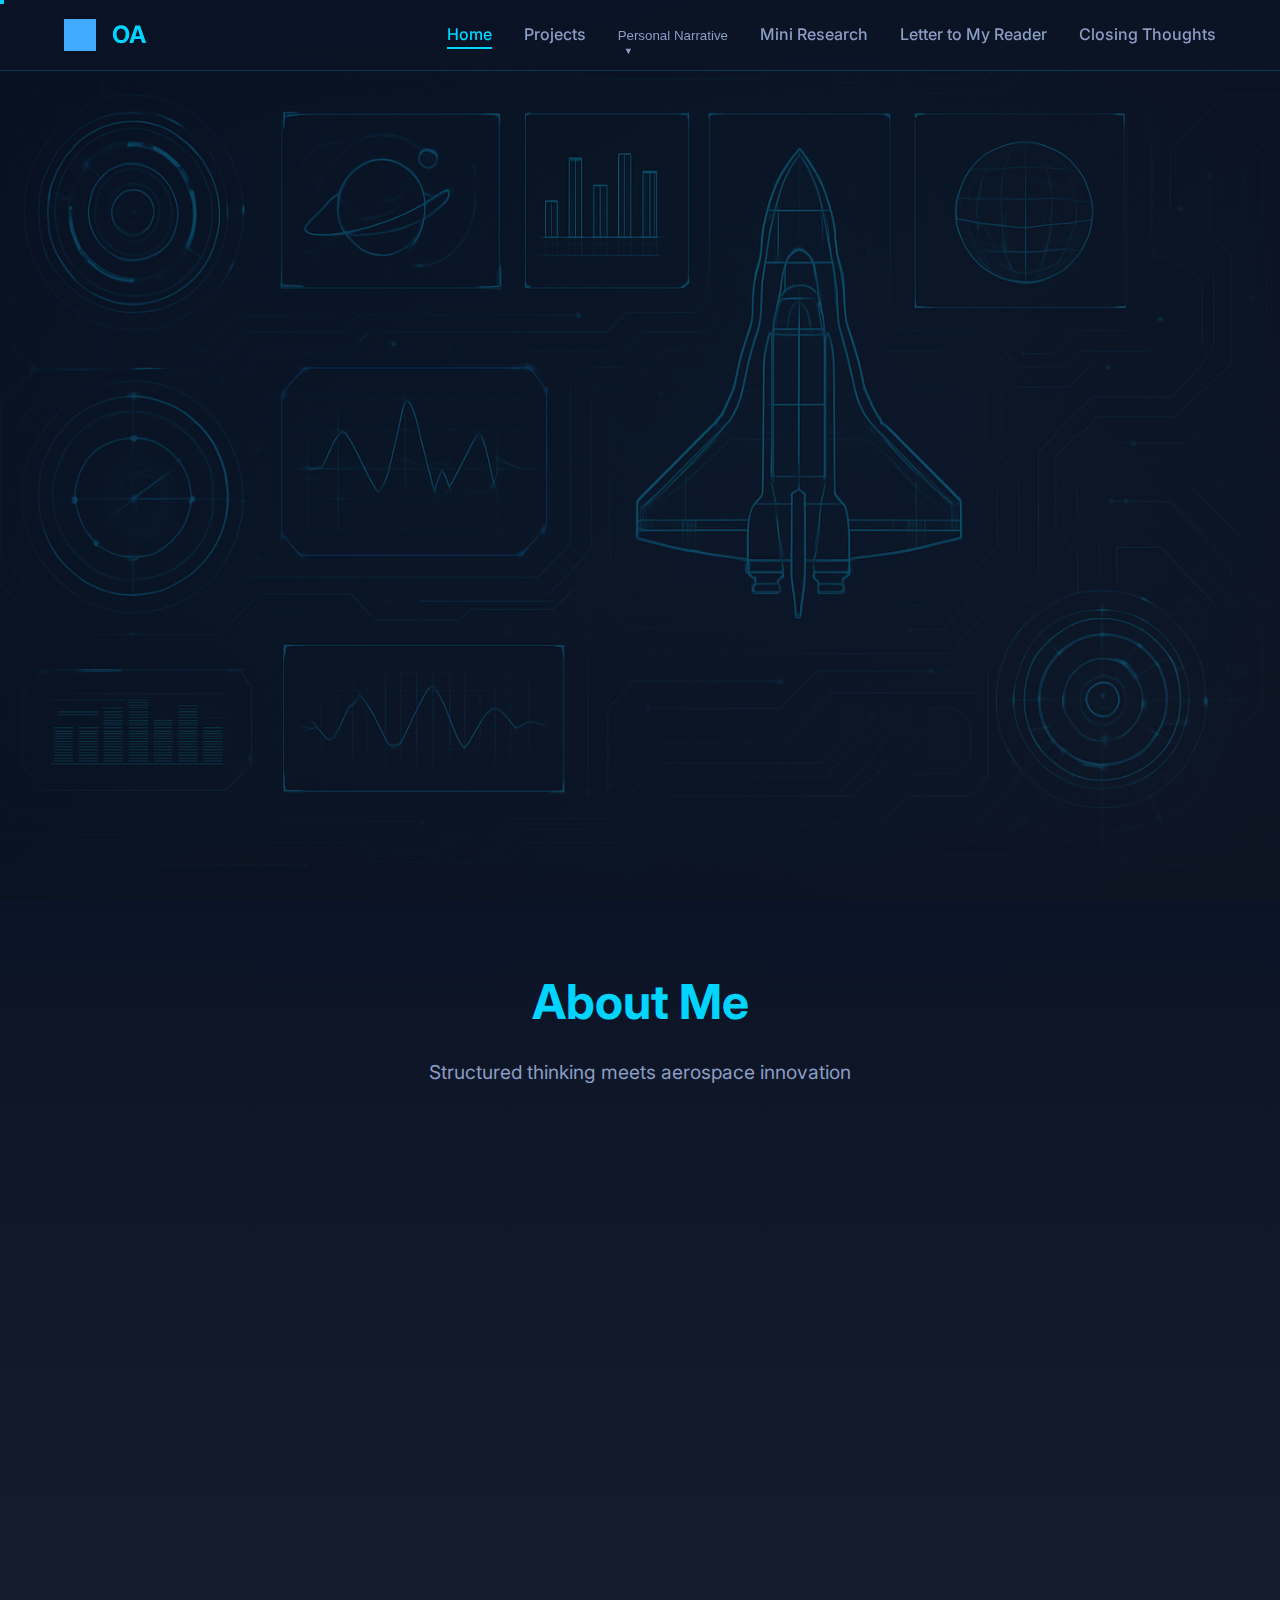
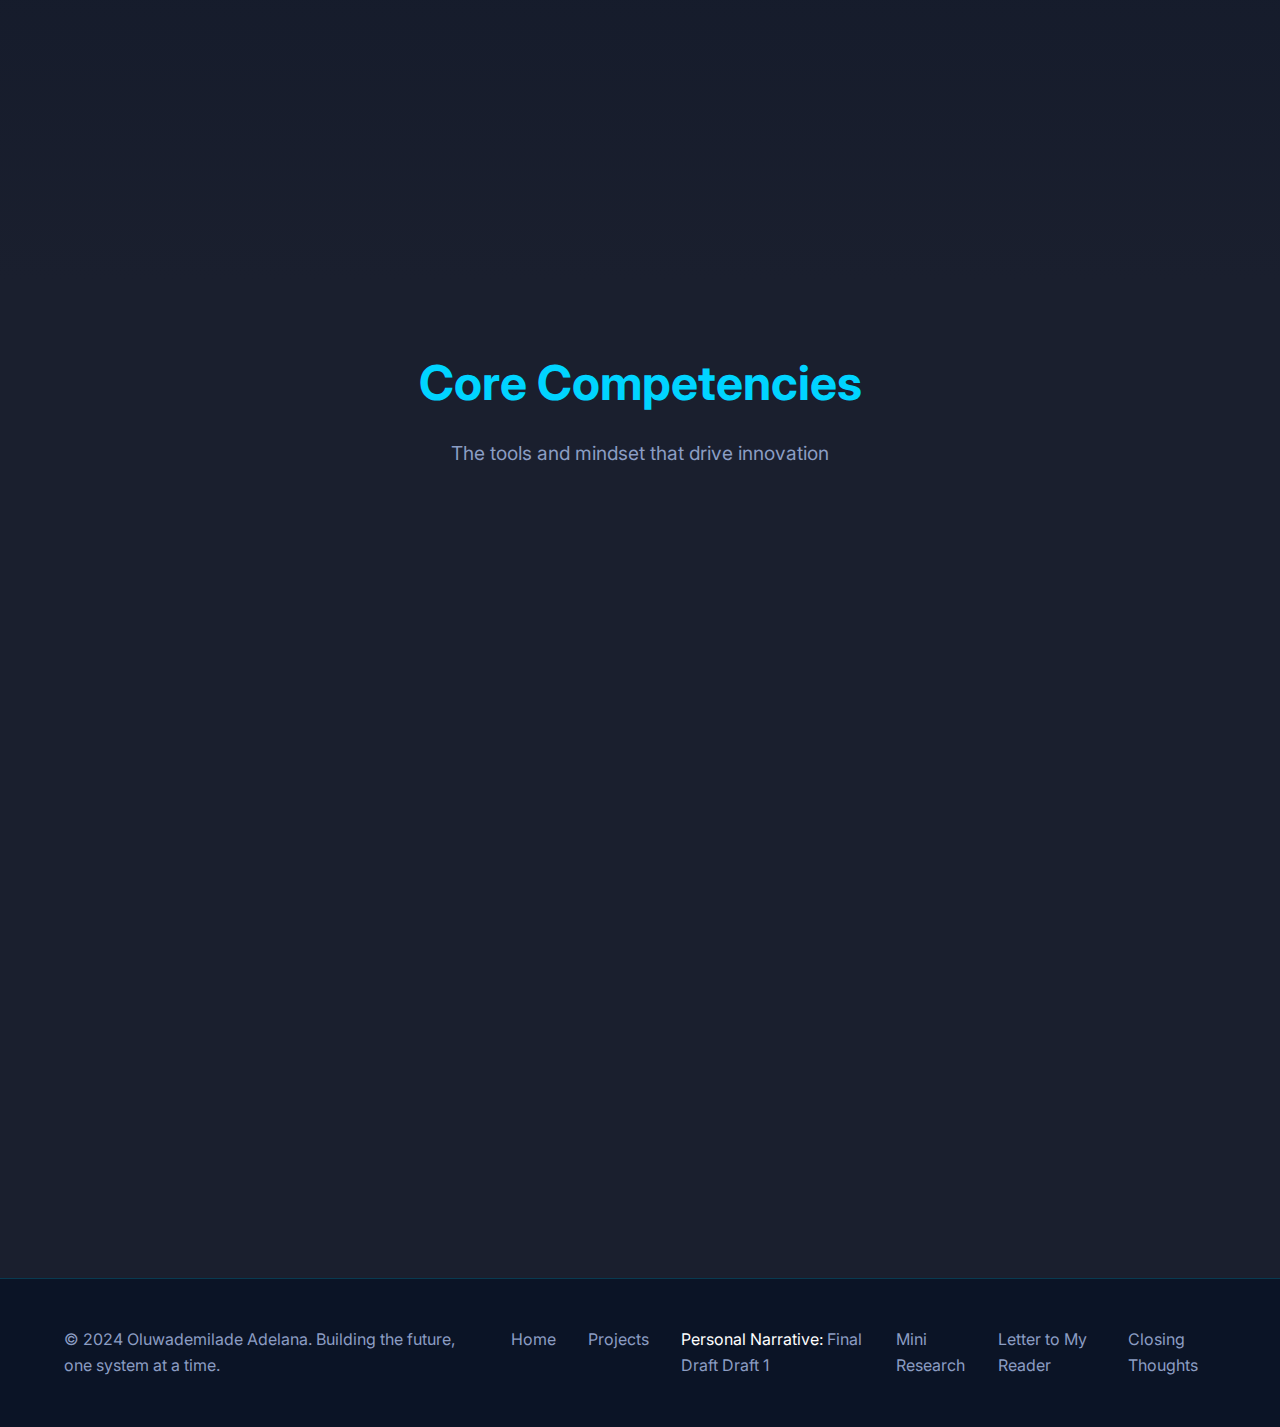
<file: index.html>
<!DOCTYPE html>
<html lang="en">
<head>
    <meta charset="UTF-8">
    <meta name="viewport" content="width=device-width, initial-scale=1.0">
    <title>Oluwademilade Adelana - Aerospace Engineer</title>
    <link rel="stylesheet" href="css/style.css">
    <link href="https://fonts.googleapis.com/css2?family=Inter:wght@300;400;500;600;700&family=JetBrains+Mono:wght@400;500&display=swap" rel="stylesheet">
</head>
<body>
    <!-- Navigation -->
    <nav class="navbar">
        <div class="nav-container">
            <div class="nav-logo">
                <img src="images/engineering_icon.png" alt="Engineering Icon" class="logo-icon">
                <span>OA</span>
            </div>
            <ul class="nav-menu">
                <li><a href="index.html" class="nav-link active">Home</a></li>
                <li><a href="projects.html" class="nav-link">Projects</a></li>
                <li class="nav-dropdown">
                    <button class="nav-link nav-dropdown-toggle" tabindex="0">Personal Narrative</button>
                    <div class="nav-dropdown-list">
                        <a href="insights.html">Final Draft</a>
                        <a href="draft1.html">Draft 1</a>
                    </div>
                </li>
                <li><a href="mini-research.html" class="nav-link">Mini Research</a></li>
                <li><a href="letter.html" class="nav-link">Letter to My Reader</a></li>
                <li><a href="closing.html" class="nav-link">Closing Thoughts</a></li>
            </ul>
            <div class="hamburger">
                <span></span>
                <span></span>
                <span></span>
            </div>
        </div>
    </nav>

    <!-- Hero Section -->
    <section id="home" class="hero">
        <div class="hero-background">
            <img src="images/hero_background.png" alt="Futuristic Background" class="bg-image">
            <div class="hero-overlay"></div>
        </div>
        <div class="hero-content">
            <div class="hero-text">
                <h1 class="hero-title">
                    <span class="title-line">Building Systems</span>
                    <span class="title-line">Under Pressure</span>
                </h1>
                <p class="hero-subtitle">Aerospace Engineering Student | Problem Solver | Systems Thinker</p>
                <p class="hero-description">
                    I approach complex challenges with structured thinking and systematic problem-solving. 
                    From troubleshooting family emergencies to engineering spacecraft systems, 
                    I build frameworks that work under pressure.
                </p>
                <div class="hero-buttons">
                    <a href="projects.html" class="btn btn-primary">View Projects</a>
                    <a href="mini-research.html" class="btn btn-secondary">View Research</a>
                </div>
            </div>
            <div class="hero-visual">
                <div class="system-diagram">
                    <img src="images/system_diagram.png" alt="System Diagram" class="diagram-image">
                </div>
            </div>
        </div>
        <div class="scroll-indicator">
            <div class="scroll-arrow"></div>
        </div>
    </section>

    <!-- About Section -->
    <section class="about">
        <div class="container">
            <div class="section-header">
                <h2>About Me</h2>
                <p class="section-subtitle">Structured thinking meets aerospace innovation</p>
            </div>
            <div class="about-content">
                <div class="about-text">
                    <div class="about-card">
                        <h3>The Engineer's Mindset</h3>
                        <p>
                            My approach to problem-solving was made clear during a moment of crisis. 
                            When my brother went missing one evening, I didn't panic. Instead, I built 
                            a mental control system: scanning for signals, eliminating variables, 
                            tracking data points. Like a ground crew running diagnostics.
                        </p>
                    </div>
                    <div class="about-card">
                        <h3>Systems Under Pressure</h3>
                        <p>
                            That night taught me that engineering isn't just about putting metals together. 
                            It's about structure, analysis, and troubleshooting under duress. It's about 
                            building frameworks that function when everything else fails.
                        </p>
                    </div>
                    <div class="about-card">
                        <h3>Aerospace Passion</h3>
                        <p>
                            Why aerospace? Because it represents the ultimate convergence of function, 
                            motion, logic, and timing. Every system must work flawlessly, every component 
                            must serve its purpose, and every decision must be calculated and precise.
                        </p>
                    </div>
                </div>
                <div class="about-stats">
                    <div class="stat-item">
                        <div class="stat-number">Freshmen</div>
                        <div class="stat-label">Year Student</div>
                    </div>
                    <div class="stat-item">
                        <div class="stat-number">∞</div>
                        <div class="stat-label">Curiosity Level</div>
                    </div>
                </div>
            </div>
        </div>
    </section>

    <!-- Skills Section -->
    <section class="skills">
        <div class="container">
            <div class="section-header">
                <h2>Core Competencies</h2>
                <p class="section-subtitle">The tools and mindset that drive innovation</p>
            </div>
            <div class="skills-grid">
                <div class="skill-card">
                    <div class="skill-icon">🔧</div>
                    <h3>Systems Analysis</h3>
                    <p>Breaking down complex problems into manageable components and identifying failure points.</p>
                </div>
                <div class="skill-card">
                    <div class="skill-icon">⚡</div>
                    <h3>Pressure Performance</h3>
                    <p>Maintaining clarity and structured thinking when stakes are high and time is limited.</p>
                </div>
                <div class="skill-card">
                    <div class="skill-icon">🚀</div>
                    <h3>Aerospace Engineering</h3>
                    <p>Understanding flight dynamics, propulsion systems, and spacecraft design principles.</p>
                </div>
                <div class="skill-card">
                    <div class="skill-icon">🔬</div>
                    <h3>Experimental Design</h3>
                    <p>Designing tests, analyzing results, and learning from both successes and failures.</p>
                </div>
            </div>
        </div>
    </section>

    <!-- Footer -->
    <footer class="footer">
        <div class="container">
            <div class="footer-content">
                <div class="footer-text">
                    <p>&copy; 2024 Oluwademilade Adelana. Building the future, one system at a time.</p>
                </div>
                <div class="footer-links">
                    <a href="index.html">Home</a>
                    <a href="projects.html">Projects</a>
                    <span class="footer-group">Personal Narrative:
                        <a href="insights.html">Final Draft</a>
                        <a href="draft1.html">Draft 1</a>
                    </span>
                    <a href="mini-research.html">Mini Research</a>
                    <a href="letter.html">Letter to My Reader</a>
                    <a href="closing.html">Closing Thoughts</a>
                </div>
            </div>
        </div>
    </footer>

    <script src="js/script.js"></script>
</body>
</html>
</file>
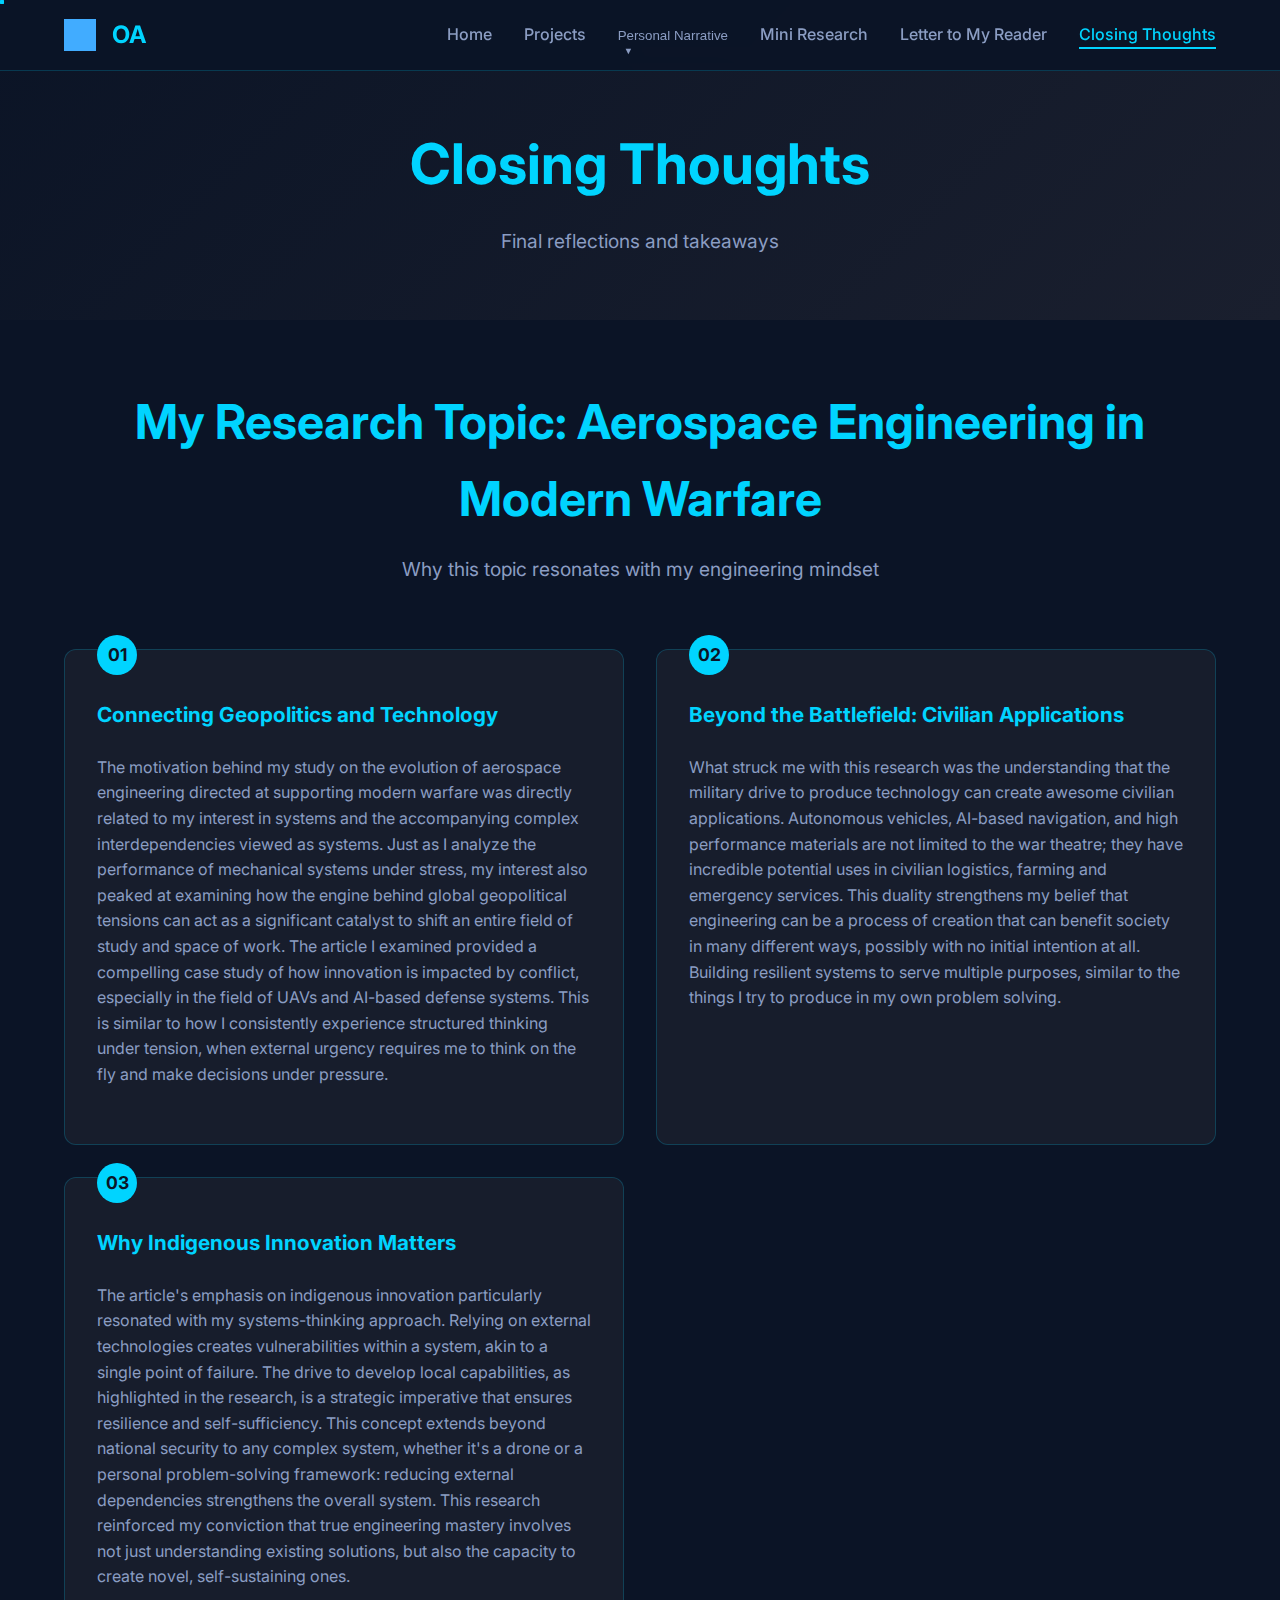
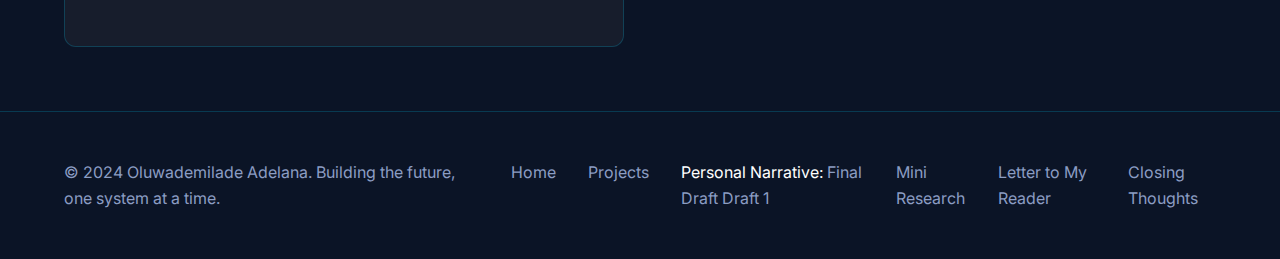
<file: closing.html>
<!DOCTYPE html>
<html lang="en">
<head>
    <meta charset="UTF-8">
    <meta name="viewport" content="width=device-width, initial-scale=1.0">
    <title>Closing Thoughts - Oluwademilade Adelana</title>
    <link rel="stylesheet" href="css/style.css">
    <link href="https://fonts.googleapis.com/css2?family=Inter:wght@300;400;500;600;700&family=JetBrains+Mono:wght@400;500&display=swap" rel="stylesheet">
</head>
<body>
    <!-- Navigation -->
    <nav class="navbar">
        <div class="nav-container">
            <div class="nav-logo">
                <img src="images/engineering_icon.png" alt="Engineering Icon" class="logo-icon">
                <span>OA</span>
            </div>
            <ul class="nav-menu">
                <li><a href="index.html" class="nav-link">Home</a></li>
                <li><a href="projects.html" class="nav-link">Projects</a></li>
                <li class="nav-dropdown">
                    <button class="nav-link nav-dropdown-toggle" tabindex="0">Personal Narrative</button>
                    <div class="nav-dropdown-list">
                        <a href="insights.html">Final Draft</a>
                        <a href="draft1.html">Draft 1</a>
                    </div>
                </li>
                <li><a href="mini-research.html" class="nav-link">Mini Research</a></li>
                <li><a href="letter.html" class="nav-link">Letter to My Reader</a></li>
                <li><a href="closing.html" class="nav-link active">Closing Thoughts</a></li>
            </ul>
            <div class="hamburger">
                <span></span>
                <span></span>
                <span></span>
            </div>
        </div>
    </nav>

    <!-- Closing Thoughts Hero -->
    <section class="insights-hero">
        <div class="container">
            <div class="insights-header">
                <h1>Closing Thoughts</h1>
                <p class="insights-subtitle">Final reflections and takeaways</p>
            </div>
        </div>
    </section>

 <!-- Closing Thoughts Section -->
<section class="key-insights">
    <div class="container">
        <div class="section-header">
            <h2>My Research Topic: Aerospace Engineering in Modern Warfare</h2>
            <p class="section-subtitle">Why this topic resonates with my engineering mindset</p>
        </div>
        <div class="insights-grid">
            <div class="insight-card">
                <div class="insight-number">01</div>
                <h3>Connecting Geopolitics and Technology</h3>
                <p>
                    The motivation behind my study on the evolution of aerospace engineering directed at supporting modern warfare was directly related to my interest in systems and the accompanying complex interdependencies viewed as systems. Just as I analyze the performance of mechanical systems under stress, my interest also peaked at examining how the engine behind global geopolitical tensions can act as a significant catalyst to shift an entire field of study and space of work. The article I examined provided a compelling case study of how innovation is impacted by conflict, especially in the field of UAVs and AI-based defense systems. This is similar to how I consistently experience structured thinking under tension, when external urgency requires me to think on the fly and make decisions under pressure.
                </p>
            </div>

            <div class="insight-card">
                <div class="insight-number">02</div>
                <h3>Beyond the Battlefield: Civilian Applications</h3>
                <p>
                    What struck me with this research was the understanding that the military drive to produce technology can create awesome civilian applications. Autonomous vehicles, AI-based navigation, and high performance materials are not limited to the war theatre; they have incredible potential uses in civilian logistics, farming and emergency services. This duality strengthens my belief that engineering can be a process of creation that can benefit society in many different ways, possibly with no initial intention at all. Building resilient systems to serve multiple purposes, similar to the things I try to produce in my own problem solving.
                </p>
            </div>

            <div class="insight-card">
                <div class="insight-number">03</div>
                <h3>Why Indigenous Innovation Matters</h3>
                <p>
                    The article's emphasis on indigenous innovation particularly resonated with my systems-thinking approach. Relying on external technologies creates vulnerabilities within a system, akin to a single point of failure. The drive to develop local capabilities, as highlighted in the research, is a strategic imperative that ensures resilience and self-sufficiency. This concept extends beyond national security to any complex system, whether it's a drone or a personal problem-solving framework: reducing external dependencies strengthens the overall system. This research reinforced my conviction that true engineering mastery involves not just understanding existing solutions, but also the capacity to create novel, self-sustaining ones.
                </p>
            </div>
        </div>
    </div>
</section>

    <!-- Footer -->
    <footer class="footer">
        <div class="container">
            <div class="footer-content">
                <div class="footer-text">
                    <p>&copy; 2024 Oluwademilade Adelana. Building the future, one system at a time.</p>
                </div>
                <div class="footer-links">
                    <a href="index.html">Home</a>
                    <a href="projects.html">Projects</a>
                    <span class="footer-group">Personal Narrative:
                        <a href="insights.html">Final Draft</a>
                        <a href="draft1.html">Draft 1</a>
                    </span>
                    <a href="mini-research.html">Mini Research</a>
                    <a href="letter.html">Letter to My Reader</a>
                    <a href="closing.html">Closing Thoughts</a>
                </div>
            </div>
        </div>
    </footer>

    <script src="js/script.js"></script>
</body>
</html>
</file>
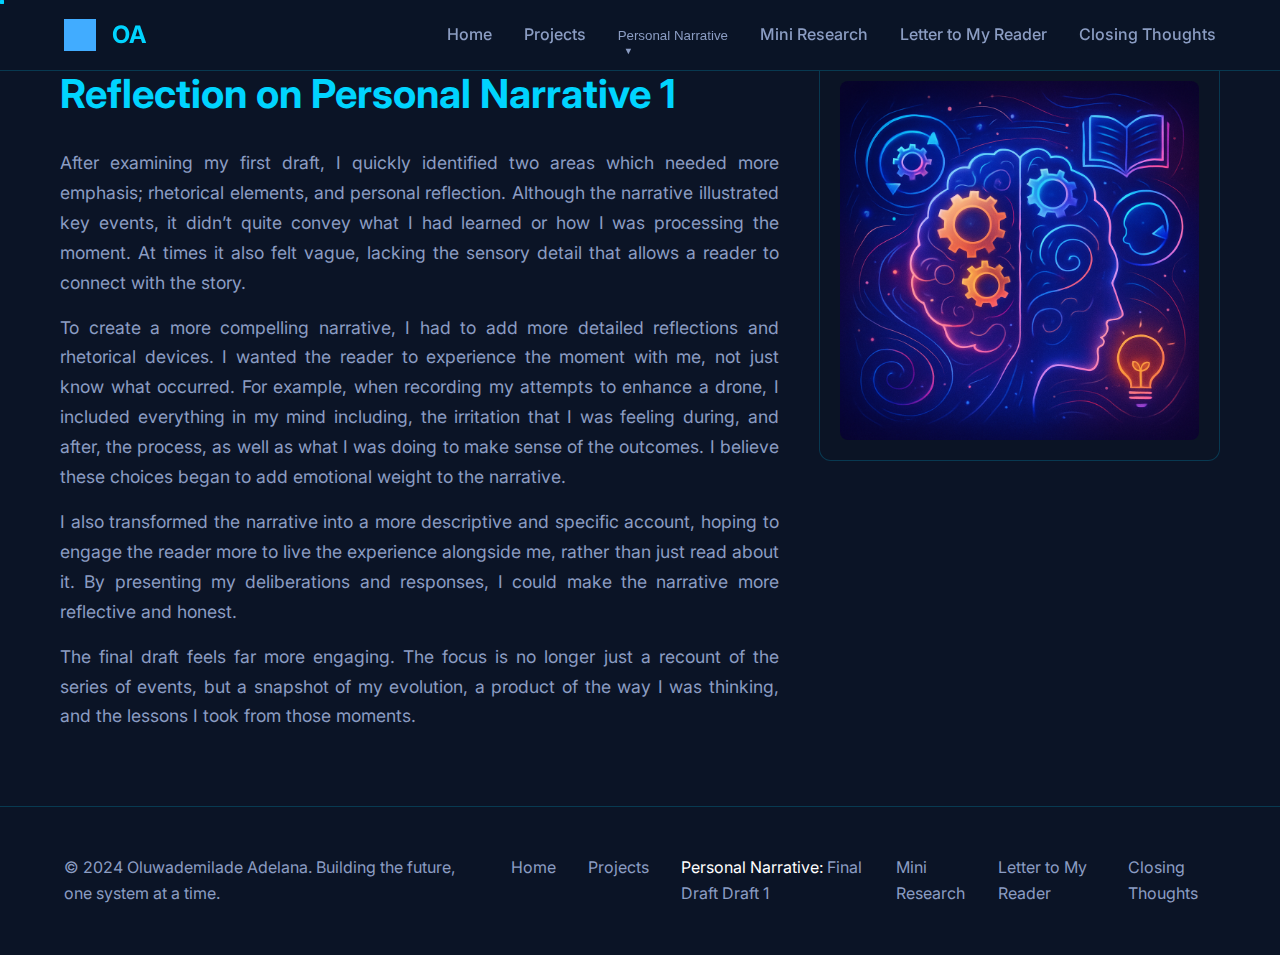
<file: draft1.html>
<!DOCTYPE html>
<html lang="en">
<head>
    <meta charset="UTF-8">
    <meta name="viewport" content="width=device-width, initial-scale=1.0">
    <title>Personal Narrative Draft 1 - Oluwademilade Adelana</title>
    <link rel="stylesheet" href="css/style.css">
    <link href="https://fonts.googleapis.com/css2?family=Inter:wght@300;400;500;600;700&family=JetBrains+Mono:wght@400;500&display=swap" rel="stylesheet">
</head>

<style>
    .reflection-container {
        display: flex;
        flex-wrap: wrap;
        gap: 40px;
        padding: 60px 20px;
        max-width: 1200px;
        margin: 0 auto;
        align-items: flex-start;
    }
    .reflection-text {
        flex: 2;
        min-width: 300px;
        color: var(--steel-gray);
        line-height: 1.7;
        font-size: 1.1rem;
    }
    .reflection-text h1 {
        color: var(--electric-cyan);
        font-size: 2.5rem;
        margin-bottom: 20px;
    }
    .reflection-text p {
        margin-bottom: 15px;
        text-align: justify;
    }
    .reflection-image {
        flex: 1;
        min-width: 250px;
        display: flex;
        justify-content: center;
        align-items: center;
        padding: 20px;
        background: rgba(11, 20, 38, 0.8);
        border: 1px solid rgba(0, 212, 255, 0.2);
        border-radius: 12px;
    }
    .reflection-image img {
        max-width: 100%;
        height: auto;
        border-radius: 8px;
    }
    @media (max-width: 768px) {
        .reflection-container {
            flex-direction: column;
            align-items: center;
        }
        .reflection-text, .reflection-image {
            min-width: unset;
            width: 100%;
        }
    }
</style>

<body>
    <!-- Navigation -->
    <nav class="navbar">
        <div class="nav-container">
            <div class="nav-logo">
                <img src="images/engineering_icon.png" alt="Engineering Icon" class="logo-icon">
                <span>OA</span>
            </div>
            <ul class="nav-menu">
                <li><a href="index.html" class="nav-link">Home</a></li>
                <li><a href="projects.html" class="nav-link">Projects</a></li>
                <li class="nav-dropdown">
                    <button class="nav-link nav-dropdown-toggle" tabindex="0">Personal Narrative</button>
                    <div class="nav-dropdown-list">
                        <a href="insights.html">Final Draft</a>
                        <a href="draft1.html" class="active">Draft 1</a>
                    </div>
                </li>
                <li><a href="mini-research.html" class="nav-link">Mini Research</a></li>
                <li><a href="letter.html" class="nav-link">Letter to My Reader</a></li>
                <li><a href="closing.html" class="nav-link">Closing Thoughts</a></li>
            </ul>
            <div class="hamburger">
                <span></span>
                <span></span>
                <span></span>
            </div>
        </div>
    </nav>

    <section class="reflection-container">
        <div class="reflection-text">
            <h1>Reflection on Personal Narrative 1</h1>
            <p>
                After examining my first draft, I quickly identified two areas which needed more emphasis; rhetorical elements, and personal reflection. Although the narrative illustrated key events, it didn’t quite convey what I had learned or how I was processing the moment. At times it also felt vague, lacking the sensory detail that allows a reader to connect with the story.
            </p>
            <p>
                To create a more compelling narrative, I had to add more detailed reflections and rhetorical devices. I wanted the reader to experience the moment with me, not just know what occurred. For example, when recording my attempts to enhance a drone, I included everything in my mind including, the irritation that I was feeling during, and after, the process, as well as what I was doing to make sense of the outcomes. I believe these choices began to add emotional weight to the narrative.
            </p>
            <p>
                I also transformed the narrative into a more descriptive and specific account, hoping to engage the reader more to live the experience alongside me, rather than just read about it. By presenting my deliberations and responses, I could make the narrative more reflective and honest.
            </p>
            <p>
                The final draft feels far more engaging. The focus is no longer just a recount of the series of events, but a snapshot of my evolution, a product of the way I was thinking, and the lessons I took from those moments.
            </p>
        </div>
        <div class="reflection-image">
            <img src="images/metacognition_image.png" alt="Metacognition Image">
        </div>
    </section>

    <!-- Footer -->
    <footer class="footer">
        <div class="container">
            <div class="footer-content">
                <div class="footer-text">
                    <p>&copy; 2024 Oluwademilade Adelana. Building the future, one system at a time.</p>
                </div>
                <div class="footer-links">
                    <a href="index.html">Home</a>
                    <a href="projects.html">Projects</a>
                    <span class="footer-group">Personal Narrative:
                        <a href="insights.html">Final Draft</a>
                        <a href="draft1.html">Draft 1</a>
                    </span>
                    <a href="mini-research.html">Mini Research</a>
                    <a href="letter.html">Letter to My Reader</a>
                    <a href="closing.html">Closing Thoughts</a>
                </div>
            </div>
        </div>
    </footer>

    <script src="js/script.js"></script>
</body>
</html>
</file>
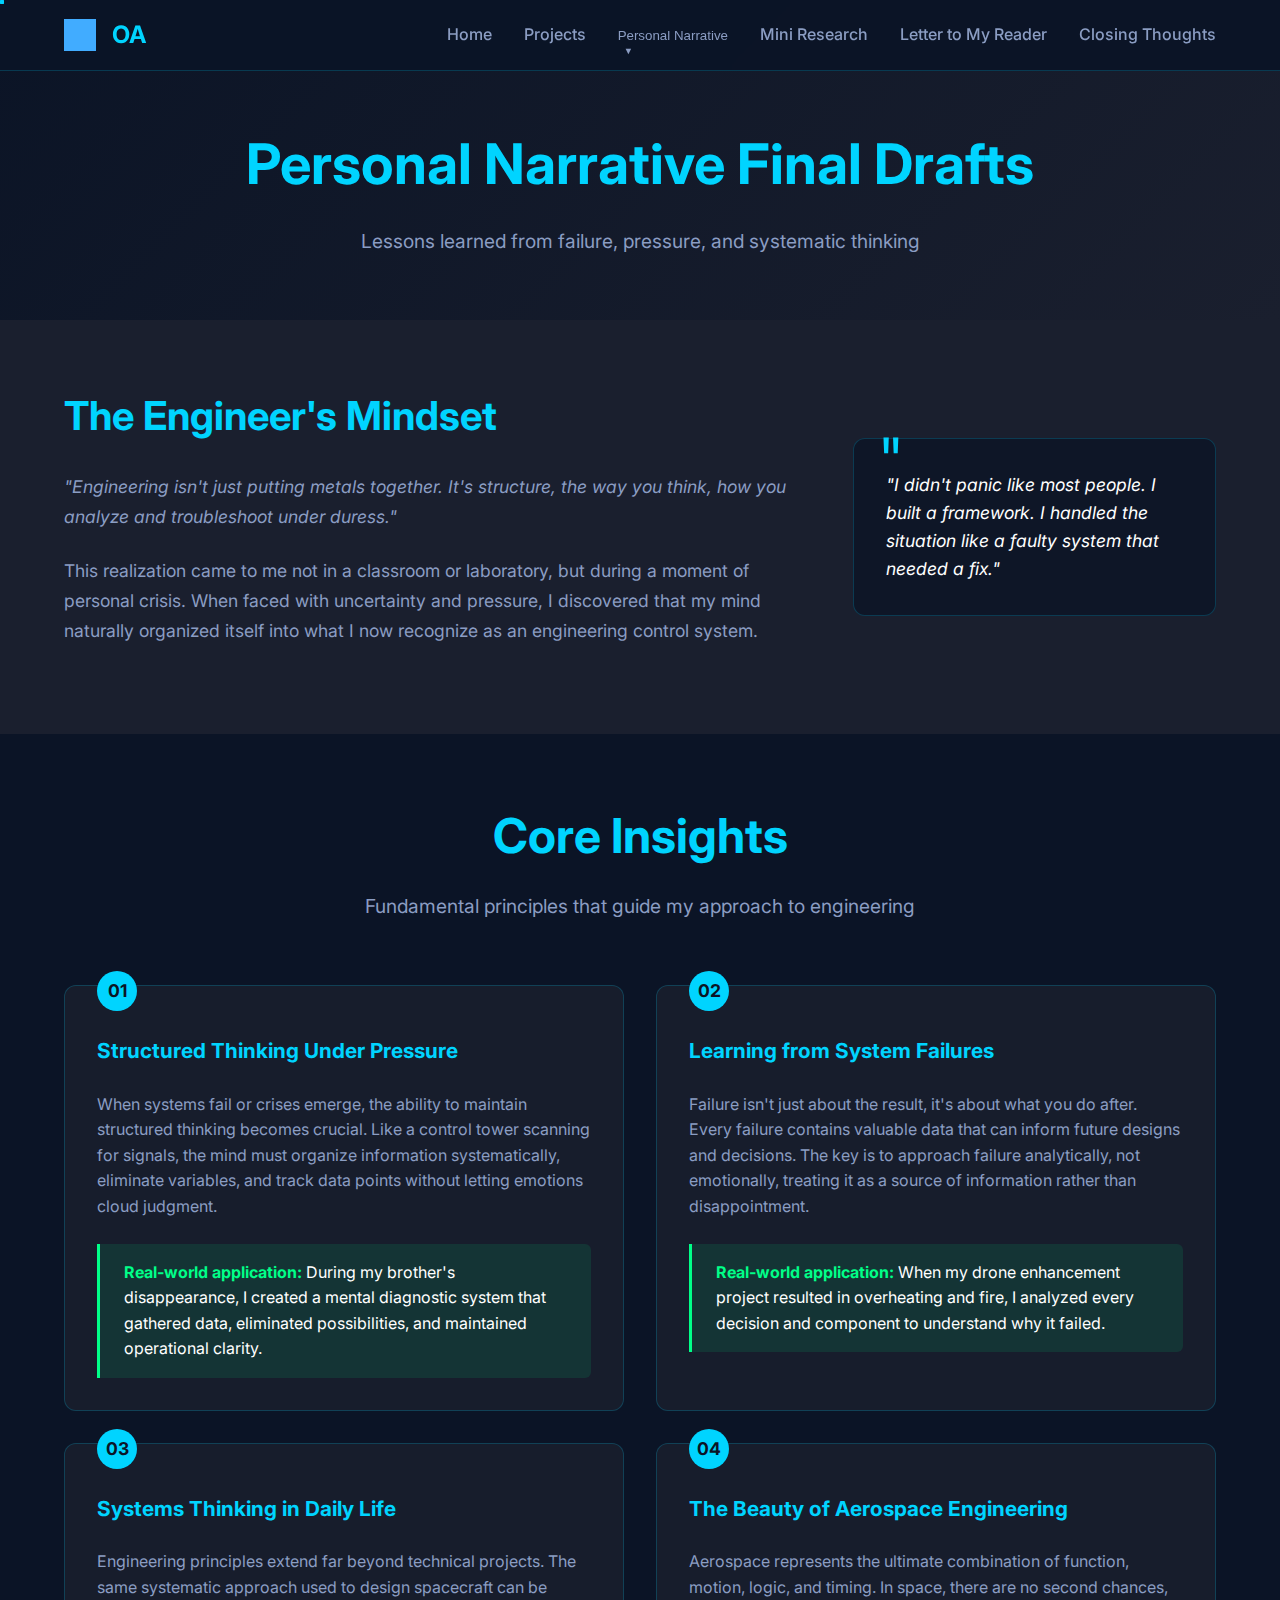
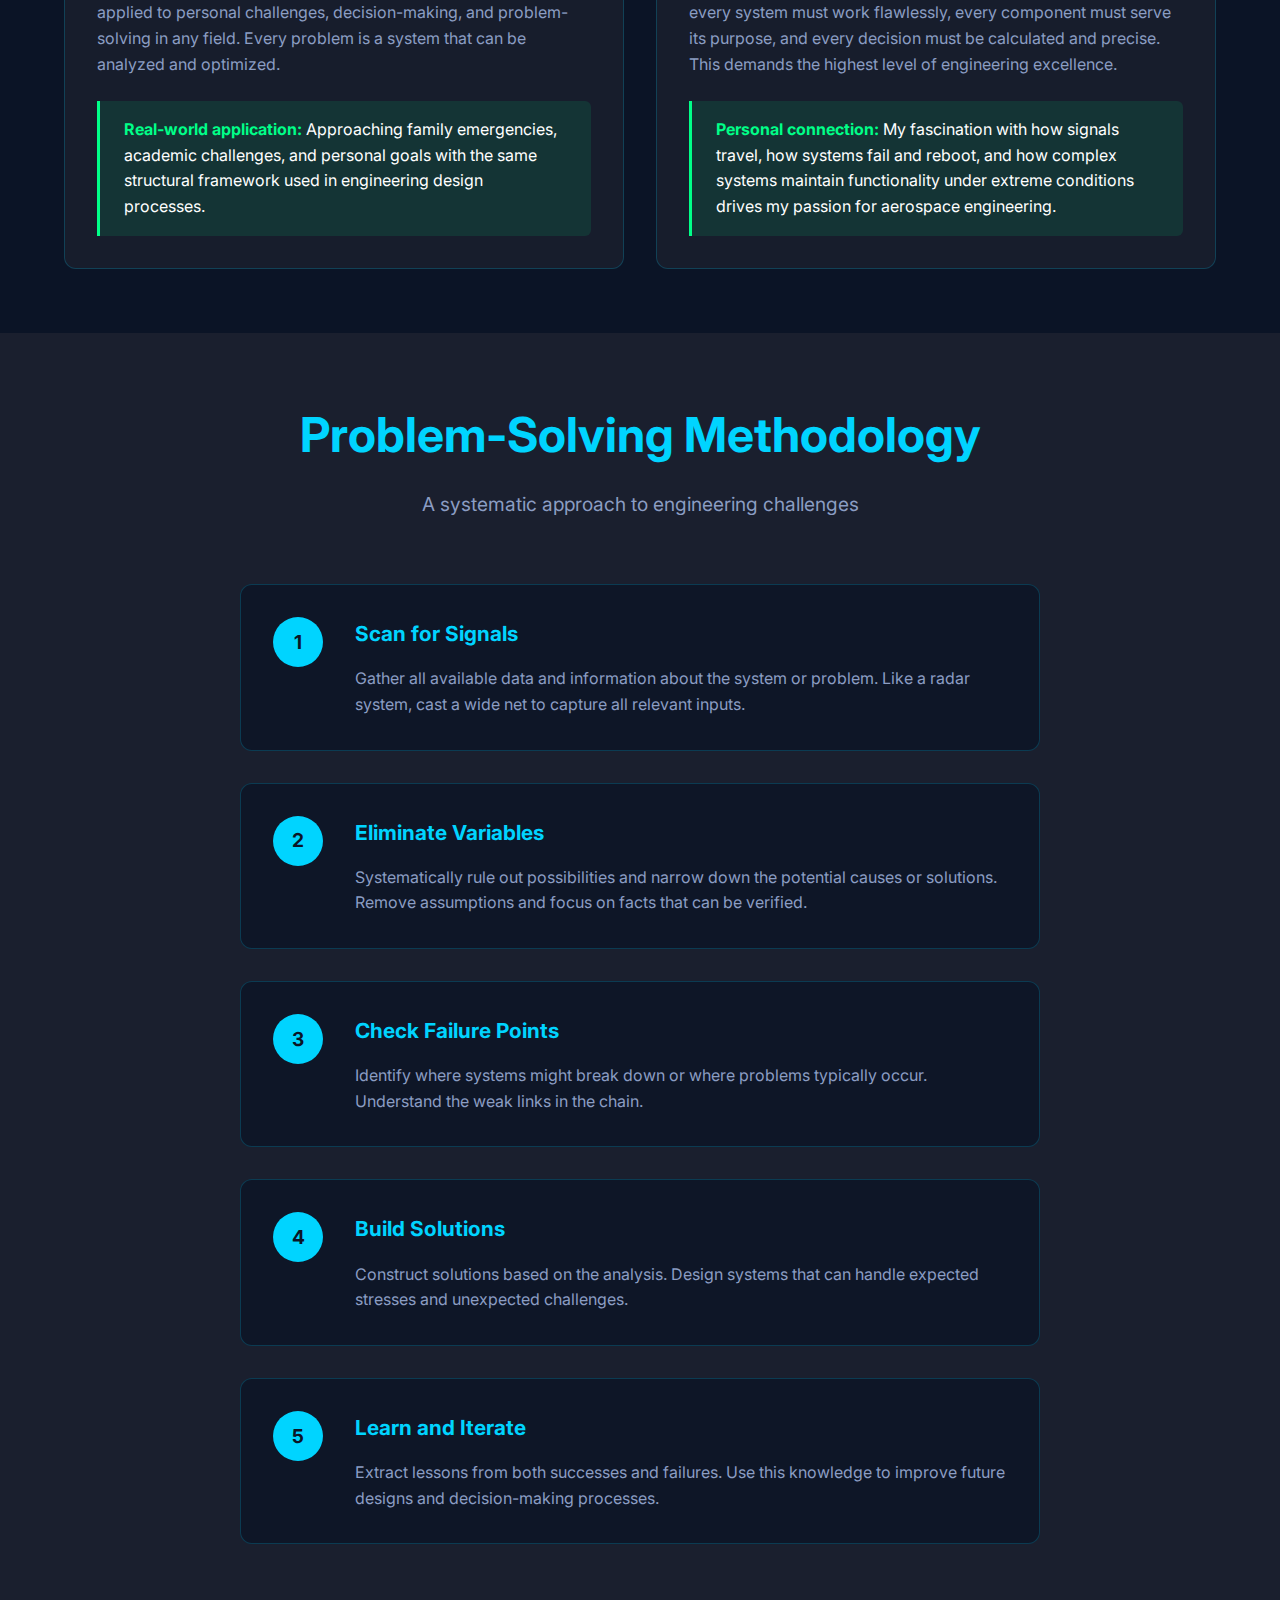
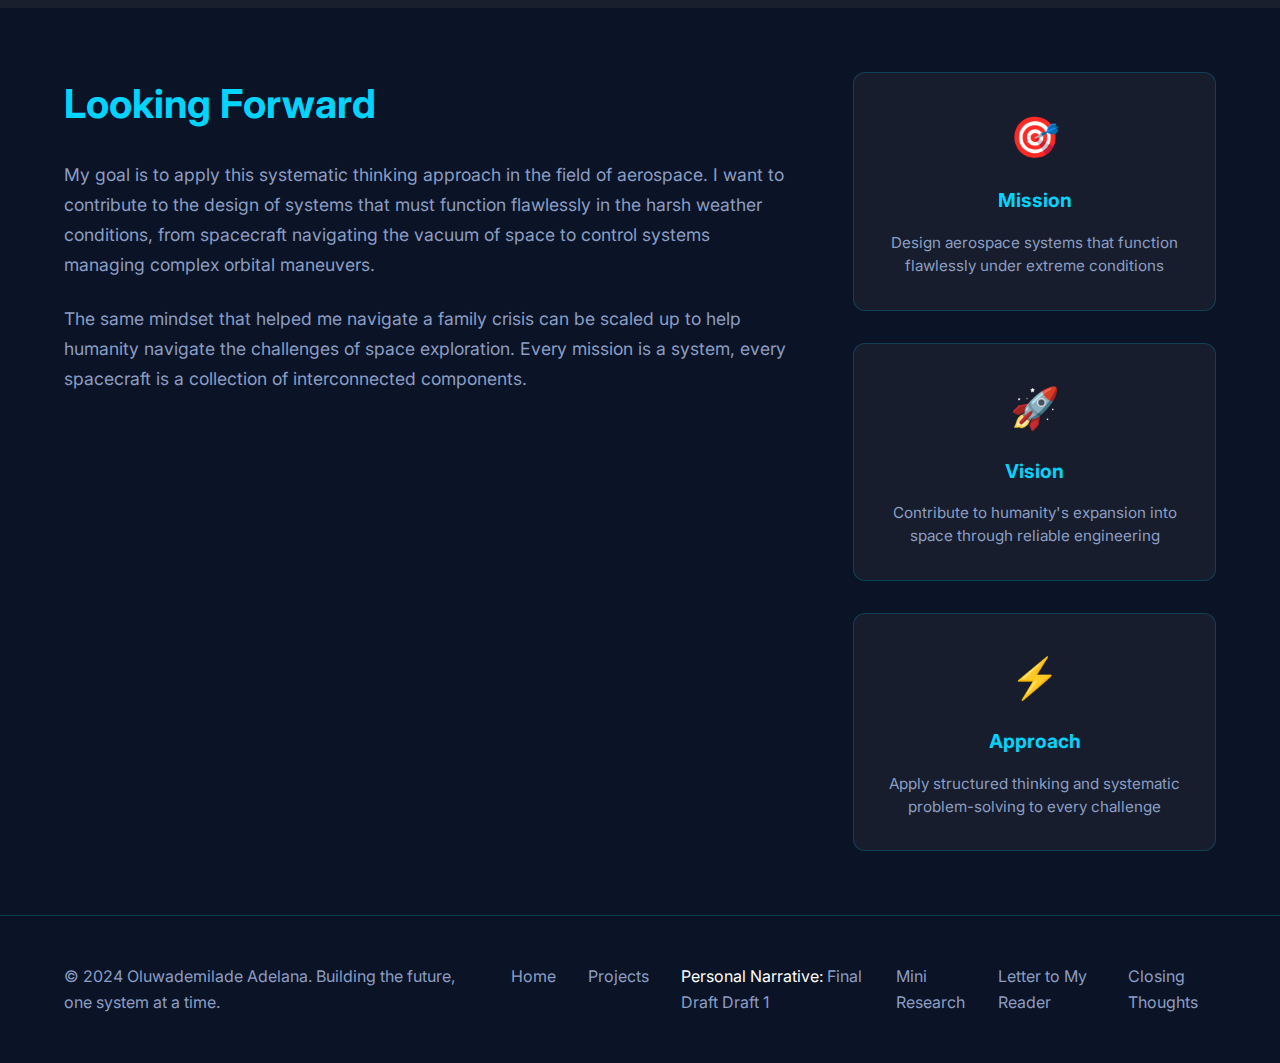
<file: insights.html>
<!DOCTYPE html>
<html lang="en">
<head>
    <meta charset="UTF-8">
    <meta name="viewport" content="width=device-width, initial-scale=1.0">
    <title>Insights - Oluwademilade Adelana</title>
    <link rel="stylesheet" href="css/style.css">
    <link href="https://fonts.googleapis.com/css2?family=Inter:wght@300;400;500;600;700&family=JetBrains+Mono:wght@400;500&display=swap" rel="stylesheet">
</head>
<body>
    <!-- Navigation -->
    <nav class="navbar">
        <div class="nav-container">
            <div class="nav-logo">
                <img src="images/engineering_icon.png" alt="Engineering Icon" class="logo-icon">
                <span>OA</span>
            </div>
            <ul class="nav-menu">
                <li><a href="index.html" class="nav-link">Home</a></li>
                <li><a href="projects.html" class="nav-link">Projects</a></li>
                <li class="nav-dropdown">
                    <button class="nav-link nav-dropdown-toggle" tabindex="0">Personal Narrative</button>
                    <div class="nav-dropdown-list">
                        <a href="insights.html" class="active">Final Draft</a>
                        <a href="draft1.html">Draft 1</a>
                    </div>
                </li>
                <li><a href="mini-research.html" class="nav-link">Mini Research</a></li>
                <li><a href="letter.html" class="nav-link">Letter to My Reader</a></li>
                <li><a href="closing.html" class="nav-link">Closing Thoughts</a></li>
            </ul>
            <div class="hamburger">
                <span></span>
                <span></span>
                <span></span>
            </div>
        </div>
    </nav>

    <!-- Insights Hero -->
    <section class="insights-hero">
        <div class="container">
            <div class="insights-header">
                <h1>Personal Narrative Final Drafts</h1>
                <p class="insights-subtitle">Lessons learned from failure, pressure, and systematic thinking</p>
            </div>
        </div>
    </section>

    <!-- Core Philosophy -->
    <section class="core-philosophy">
        <div class="container">
            <div class="philosophy-content">
                <div class="philosophy-text">
                    <h2>The Engineer's Mindset</h2>
                    <p class="lead-text">
                        "Engineering isn't just putting metals together. It's structure, the way you think, 
                        how you analyze and troubleshoot under duress."
                    </p>
                    <p>
                        This realization came to me not in a classroom or laboratory, but during a moment 
                        of personal crisis. When faced with uncertainty and pressure, I discovered that 
                        my mind naturally organized itself into what I now recognize as an engineering 
                        control system.
                    </p>
                </div>
                <div class="philosophy-visual">
                    <div class="quote-card">
                        <blockquote>
                            "I didn't panic like most people. I built a framework. I handled the situation 
                            like a faulty system that needed a fix."
                        </blockquote>
                    </div>
                </div>
            </div>
        </div>
    </section>

    <!-- Key Insights -->
    <section class="key-insights">
        <div class="container">
            <div class="section-header">
                <h2>Core Insights</h2>
                <p class="section-subtitle">Fundamental principles that guide my approach to engineering</p>
            </div>
            <div class="insights-grid">
                <div class="insight-card">
                    <div class="insight-number">01</div>
                    <h3>Structured Thinking Under Pressure</h3>
                    <p>
                        When systems fail or crises emerge, the ability to maintain structured thinking 
                        becomes crucial. Like a control tower scanning for signals, the mind must 
                        organize information systematically, eliminate variables, and track data points 
                        without letting emotions cloud judgment.
                    </p>
                    <div class="insight-example">
                        <strong>Real-world application:</strong> During my brother's disappearance, 
                        I created a mental diagnostic system that gathered data, 
                        eliminated possibilities, and maintained operational clarity.
                    </div>
                </div>

                <div class="insight-card">
                    <div class="insight-number">02</div>
                    <h3>Learning from System Failures</h3>
                    <p>
                        Failure isn't just about the result, it's about what you do after. Every failure 
                        contains valuable data that can inform future designs and decisions. The key is 
                        to approach failure analytically, not emotionally, treating it as a source of 
                        information rather than disappointment.
                    </p>
                    <div class="insight-example">
                        <strong>Real-world application:</strong> When my drone enhancement project 
                        resulted in overheating and fire, I analyzed every decision and component 
                        to understand why it failed.
                    </div>
                </div>

                <div class="insight-card">
                    <div class="insight-number">03</div>
                    <h3>Systems Thinking in Daily Life</h3>
                    <p>
                        Engineering principles extend far beyond technical projects. The same systematic 
                        approach used to design spacecraft can be applied to personal challenges, 
                        decision-making, and problem-solving in any field. Every problem is a system 
                        that can be analyzed and optimized.
                    </p>
                    <div class="insight-example">
                        <strong>Real-world application:</strong> Approaching family emergencies, 
                        academic challenges, and personal goals with the same structural framework 
                        used in engineering design processes.
                    </div>
                </div>

                <div class="insight-card">
                    <div class="insight-number">04</div>
                    <h3>The Beauty of Aerospace Engineering</h3>
                    <p>
                        Aerospace represents the ultimate combination of function, motion, logic, and 
                        timing. In space, there are no second chances, every system must work flawlessly, 
                        every component must serve its purpose, and every decision must be calculated 
                        and precise. This demands the highest level of engineering excellence.
                    </p>
                    <div class="insight-example">
                        <strong>Personal connection:</strong> My fascination with how signals travel, 
                        how systems fail and reboot, and how complex systems maintain functionality 
                        under extreme conditions drives my passion for aerospace engineering.
                    </div>
                </div>
            </div>
        </div>
    </section>

    <!-- Methodology -->
    <section class="methodology">
        <div class="container">
            <div class="section-header">
                <h2>Problem-Solving Methodology</h2>
                <p class="section-subtitle">A systematic approach to engineering challenges</p>
            </div>
            <div class="methodology-steps">
                <div class="step">
                    <div class="step-number">1</div>
                    <div class="step-content">
                        <h3>Scan for Signals</h3>
                        <p>Gather all available data and information about the system or problem. 
                        Like a radar system, cast a wide net to capture all relevant inputs.</p>
                    </div>
                </div>
                <div class="step">
                    <div class="step-number">2</div>
                    <div class="step-content">
                        <h3>Eliminate Variables</h3>
                        <p>Systematically rule out possibilities and narrow down the potential 
                        causes or solutions. Remove assumptions and focus on facts that can be verified.</p>
                    </div>
                </div>
                <div class="step">
                    <div class="step-number">3</div>
                    <div class="step-content">
                        <h3>Check Failure Points</h3>
                        <p>Identify where systems might break down or where problems typically 
                        occur. Understand the weak links in the chain.</p>
                    </div>
                </div>
                <div class="step">
                    <div class="step-number">4</div>
                    <div class="step-content">
                        <h3>Build Solutions</h3>
                        <p>Construct solutions based on the analysis. Design systems 
                        that can handle expected stresses and unexpected challenges.</p>
                    </div>
                </div>
                <div class="step">
                    <div class="step-number">5</div>
                    <div class="step-content">
                        <h3>Learn and Iterate</h3>
                        <p>Extract lessons from both successes and failures. Use this knowledge 
                        to improve future designs and decision-making processes.</p>
                    </div>
                </div>
            </div>
        </div>
    </section>

    <!-- Future Vision -->
    <section class="future-vision">
        <div class="container">
            <div class="vision-content">
                <div class="vision-text">
                    <h2>Looking Forward</h2>
                    <p>
                        My goal is to apply this systematic thinking approach in the field of aerospace. 
                        I want to contribute to the design of systems that must function 
                        flawlessly in the harsh weather conditions, from spacecraft navigating the vacuum 
                        of space to control systems managing complex orbital maneuvers.
                    </p>
                    <p>
                        The same mindset that helped me navigate a family crisis can be scaled up to 
                        help humanity navigate the challenges of space exploration. Every mission is 
                        a system, every spacecraft is a collection of interconnected components.
                    </p>
                </div>
                <div class="vision-stats">
                    <div class="vision-stat">
                        <div class="stat-icon">🎯</div>
                        <h3>Mission</h3>
                        <p>Design aerospace systems that function flawlessly under extreme conditions</p>
                    </div>
                    <div class="vision-stat">
                        <div class="stat-icon">🚀</div>
                        <h3>Vision</h3>
                        <p>Contribute to humanity's expansion into space through reliable engineering</p>
                    </div>
                    <div class="vision-stat">
                        <div class="stat-icon">⚡</div>
                        <h3>Approach</h3>
                        <p>Apply structured thinking and systematic problem-solving to every challenge</p>
                    </div>
                </div>
            </div>
        </div>
    </section>

    <!-- Footer -->
    <footer class="footer">
        <div class="container">
            <div class="footer-content">
                <div class="footer-text">
                    <p>&copy; 2024 Oluwademilade Adelana. Building the future, one system at a time.</p>
                </div>
                <div class="footer-links">
                    <a href="index.html">Home</a>
                    <a href="projects.html">Projects</a>
                    <span class="footer-group">Personal Narrative:
                        <a href="insights.html">Final Draft</a>
                        <a href="draft1.html">Draft 1</a>
                    </span>
                    <a href="mini-research.html">Mini Research</a>
                    <a href="letter.html">Letter to My Reader</a>
                    <a href="closing.html">Closing Thoughts</a>
                </div>
            </div>
        </div>
    </footer>

    <script src="js/script.js"></script>
</body>
</html>
</file>
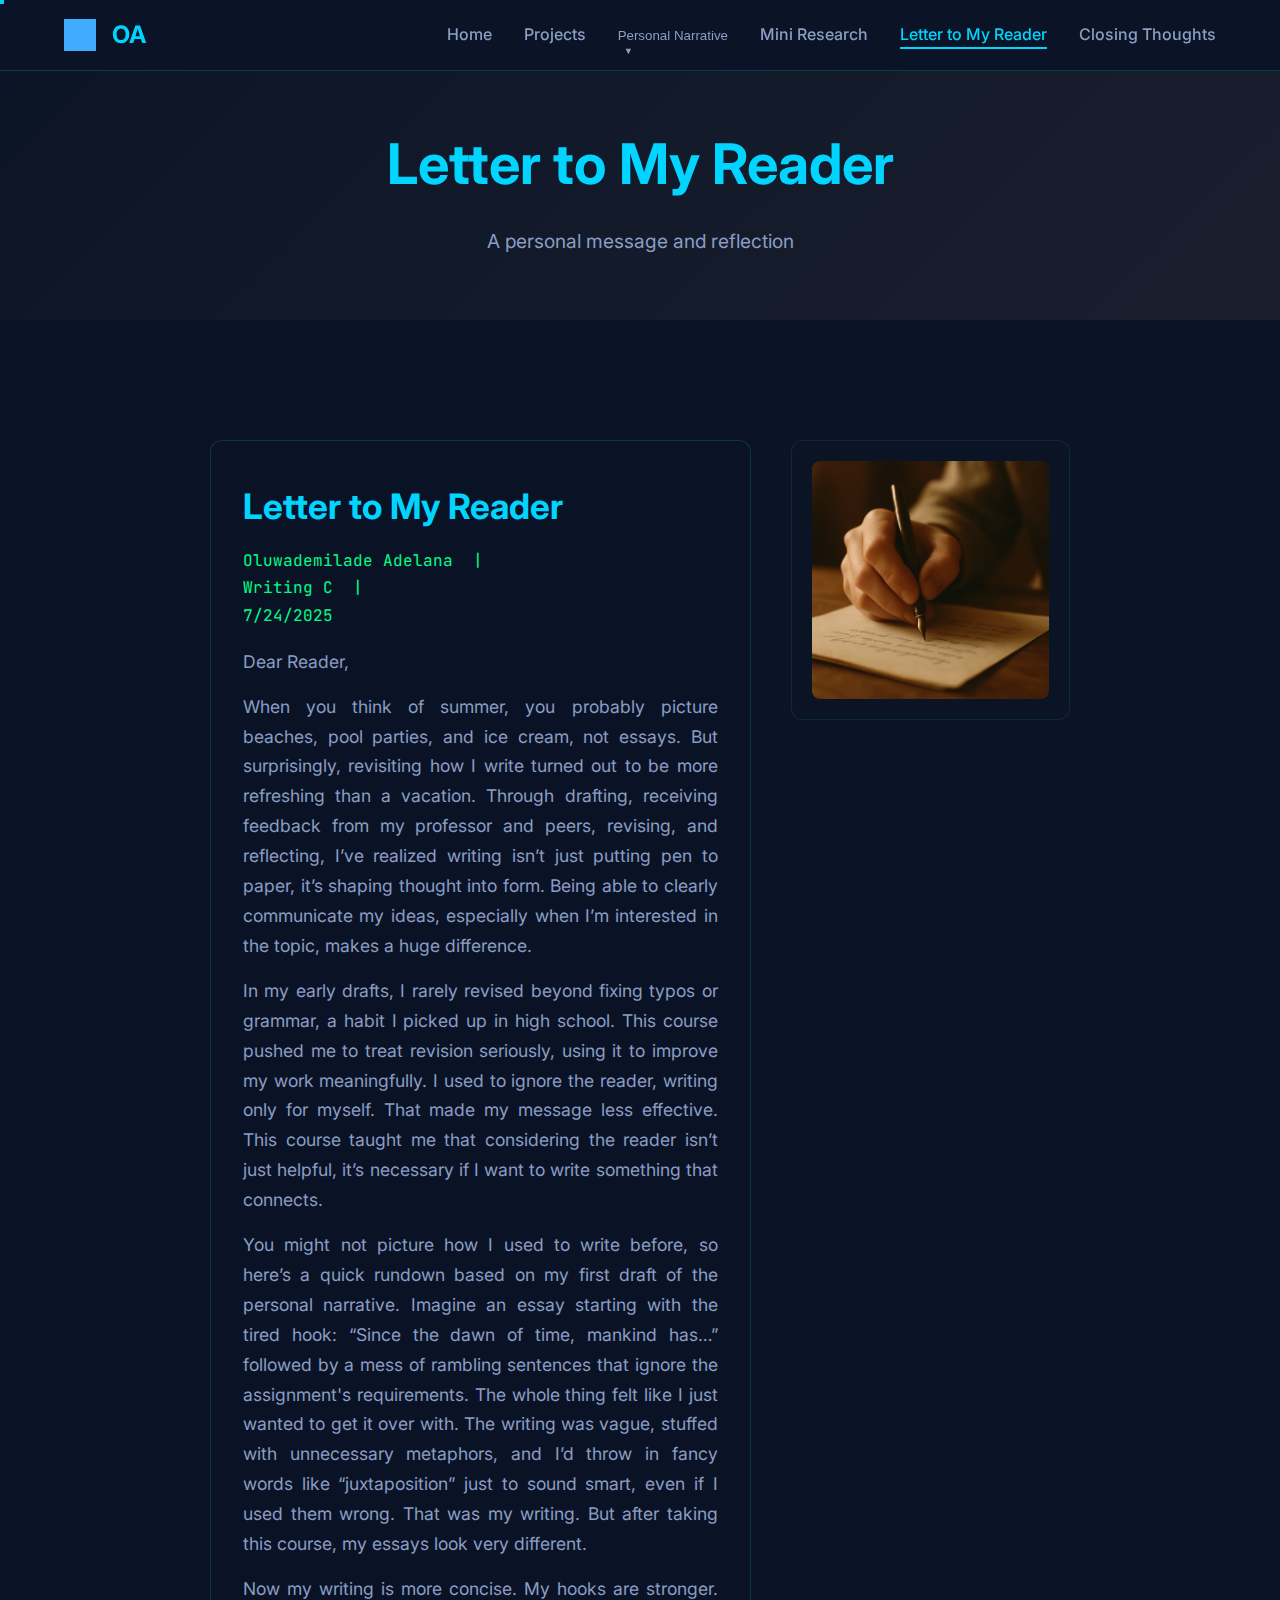
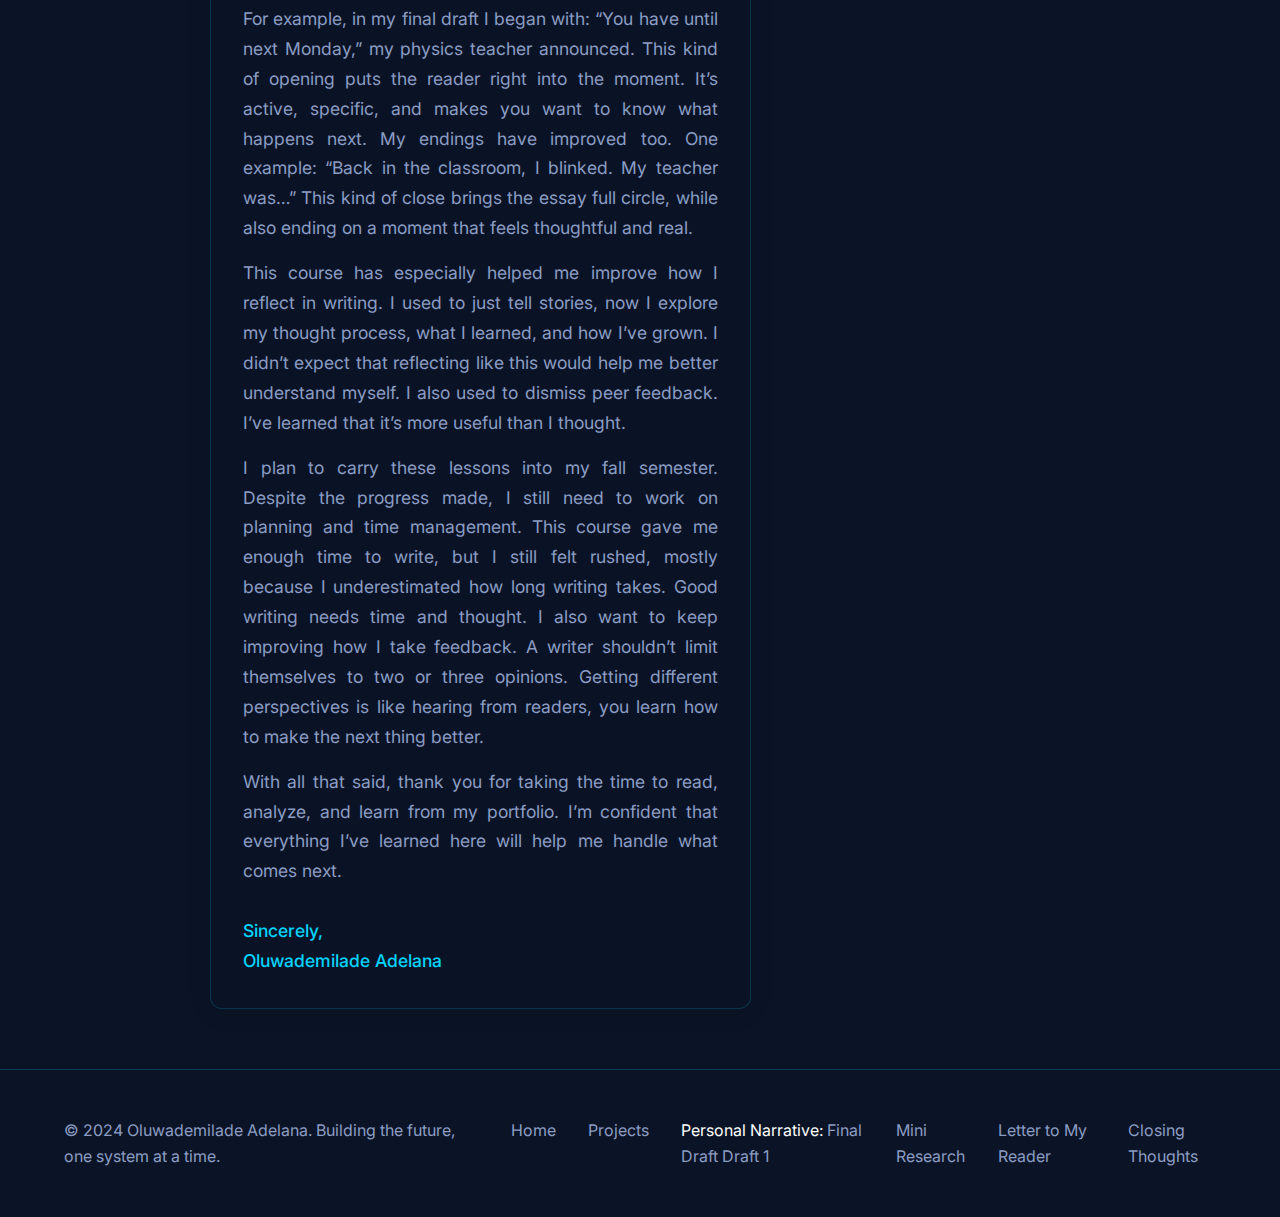
<file: letter.html>
<!DOCTYPE html>
<html lang="en">
<head>
    <meta charset="UTF-8">
    <meta name="viewport" content="width=device-width, initial-scale=1.0">
    <title>Letter to My Reader - Oluwademilade Adelana</title>
    <link rel="stylesheet" href="css/style.css">
    <link href="https://fonts.googleapis.com/css2?family=Inter:wght@300;400;500;600;700&family=JetBrains+Mono:wght@400;500&display=swap" rel="stylesheet">
    <style>
        .letter-container {
            display: flex;
            flex-wrap: wrap;
            gap: 40px;
            padding: 60px 20px;
            max-width: 900px;
            margin: 60px auto 0 auto;
            align-items: flex-start;
        }
        .letter-text {
            flex: 2;
            min-width: 300px;
            color: var(--steel-gray);
            line-height: 1.7;
            font-size: 1.1rem;
            background: rgba(11, 20, 38, 0.92);
            border: 1px solid rgba(0, 212, 255, 0.18);
            border-radius: 12px;
            padding: 36px 32px 32px 32px;
            box-shadow: 0 4px 24px rgba(0,0,0,0.08);
        }
        .letter-text h1 {
            color: var(--electric-cyan);
            font-size: 2.2rem;
            margin-bottom: 10px;
        }
        .letter-meta {
            font-size: 1rem;
            color: var(--neon-green);
            margin-bottom: 18px;
            font-family: var(--font-mono);
        }
        .letter-body p {
            margin-bottom: 15px;
            text-align: justify;
        }
        .letter-signoff {
            margin-top: 30px;
            font-weight: 500;
            color: var(--electric-cyan);
        }
        .letter-image {
            flex: 1;
            min-width: 220px;
            display: flex;
            justify-content: center;
            align-items: center;
            padding: 20px;
            background: rgba(11, 20, 38, 0.8);
            border: 1px solid rgba(0, 212, 255, 0.12);
            border-radius: 12px;
        }
        .letter-image img {
            max-width: 100%;
            height: auto;
            border-radius: 8px;
        }
        @media (max-width: 768px) {
            .letter-container {
                flex-direction: column;
                align-items: center;
                padding: 32px 8px;
            }
            .letter-text {
                min-width: unset;
                width: 100%;
                padding: 24px 12px 20px 12px;
            }
            .letter-image {
                min-width: unset;
                width: 100%;
                margin-top: 24px;
                padding: 12px;
            }
        }
    </style>
</head>
<body>
    <!-- Navigation -->
    <nav class="navbar">
        <div class="nav-container">
            <div class="nav-logo">
                <img src="images/engineering_icon.png" alt="Engineering Icon" class="logo-icon">
                <span>OA</span>
            </div>
            <ul class="nav-menu">
                <li><a href="index.html" class="nav-link">Home</a></li>
                <li><a href="projects.html" class="nav-link">Projects</a></li>
                <li class="nav-dropdown">
                    <button class="nav-link nav-dropdown-toggle" tabindex="0">Personal Narrative</button>
                    <div class="nav-dropdown-list">
                        <a href="insights.html">Final Draft</a>
                        <a href="draft1.html">Draft 1</a>
                    </div>
                </li>
                <li><a href="mini-research.html" class="nav-link">Mini Research</a></li>
                <li><a href="letter.html" class="nav-link active">Letter to My Reader</a></li>
                <li><a href="closing.html" class="nav-link">Closing Thoughts</a></li>
            </ul>
            <div class="hamburger">
                <span></span>
                <span></span>
                <span></span>
            </div>
        </div>
    </nav>

    <!-- Letter Hero -->
    <section class="insights-hero">
        <div class="container">
            <div class="insights-header">
                <h1>Letter to My Reader</h1>
                <p class="insights-subtitle">A personal message and reflection</p>
            </div>
        </div>
    </section>

    <!-- Letter Content -->
    <section class="letter-container">
        <div class="letter-text">
            <h1>Letter to My Reader</h1>
            <div class="letter-meta">
                Oluwademilade Adelana &nbsp;|&nbsp; <br> Writing C &nbsp;|&nbsp; <br> 7/24/2025
            </div>
            <div class="letter-body">
                <p>Dear Reader,</p>
                <p>When you think of summer, you probably picture beaches, pool parties, and ice cream, not essays. But surprisingly, revisiting how I write turned out to be more refreshing than a vacation. Through drafting, receiving feedback from my professor and peers, revising, and reflecting, I’ve realized writing isn’t just putting pen to paper, it’s shaping thought into form. Being able to clearly communicate my ideas, especially when I’m interested in the topic, makes a huge difference.</p>
                <p>In my early drafts, I rarely revised beyond fixing typos or grammar, a habit I picked up in high school. This course pushed me to treat revision seriously, using it to improve my work meaningfully. I used to ignore the reader, writing only for myself. That made my message less effective. This course taught me that considering the reader isn’t just helpful, it’s necessary if I want to write something that connects.</p>
                <p>You might not picture how I used to write before, so here’s a quick rundown based on my first draft of the personal narrative. Imagine an essay starting with the tired hook: “Since the dawn of time, mankind has…” followed by a mess of rambling sentences that ignore the assignment's requirements. The whole thing felt like I just wanted to get it over with. The writing was vague, stuffed with unnecessary metaphors, and I’d throw in fancy words like “juxtaposition” just to sound smart, even if I used them wrong. That was my writing. But after taking this course, my essays look very different.</p>
                <p>Now my writing is more concise. My hooks are stronger. For example, in my final draft I began with: “You have until next Monday,” my physics teacher announced. This kind of opening puts the reader right into the moment. It’s active, specific, and makes you want to know what happens next. My endings have improved too. One example: “Back in the classroom, I blinked. My teacher was…” This kind of close brings the essay full circle, while also ending on a moment that feels thoughtful and real.</p>
                <p>This course has especially helped me improve how I reflect in writing. I used to just tell stories, now I explore my thought process, what I learned, and how I’ve grown. I didn’t expect that reflecting like this would help me better understand myself. I also used to dismiss peer feedback. I’ve learned that it’s more useful than I thought.</p>
                <p>I plan to carry these lessons into my fall semester. Despite the progress made, I still need to work on planning and time management. This course gave me enough time to write, but I still felt rushed, mostly because I underestimated how long writing takes. Good writing needs time and thought. I also want to keep improving how I take feedback. A writer shouldn’t limit themselves to two or three opinions. Getting different perspectives is like hearing from readers, you learn how to make the next thing better.</p>
                <p>With all that said, thank you for taking the time to read, analyze, and learn from my portfolio. I’m confident that everything I’ve learned here will help me handle what comes next.</p>
                <div class="letter-signoff">Sincerely,<br>Oluwademilade Adelana</div>
            </div>
        </div>
        <div class="letter-image">
            <img src="images/writer_letter.png" alt="Writer Letter Illustration">
        </div>
    </section>

    <!-- Footer -->
    <footer class="footer">
        <div class="container">
            <div class="footer-content">
                <div class="footer-text">
                    <p>&copy; 2024 Oluwademilade Adelana. Building the future, one system at a time.</p>
                </div>
                <div class="footer-links">
                    <a href="index.html">Home</a>
                    <a href="projects.html">Projects</a>
                    <span class="footer-group">Personal Narrative:
                        <a href="insights.html">Final Draft</a>
                        <a href="draft1.html">Draft 1</a>
                    </span>
                    <a href="mini-research.html">Mini Research</a>
                    <a href="letter.html">Letter to My Reader</a>
                    <a href="closing.html">Closing Thoughts</a>
                </div>
            </div>
        </div>
    </footer>

    <script src="js/script.js"></script>
</body>
</html>
</file>
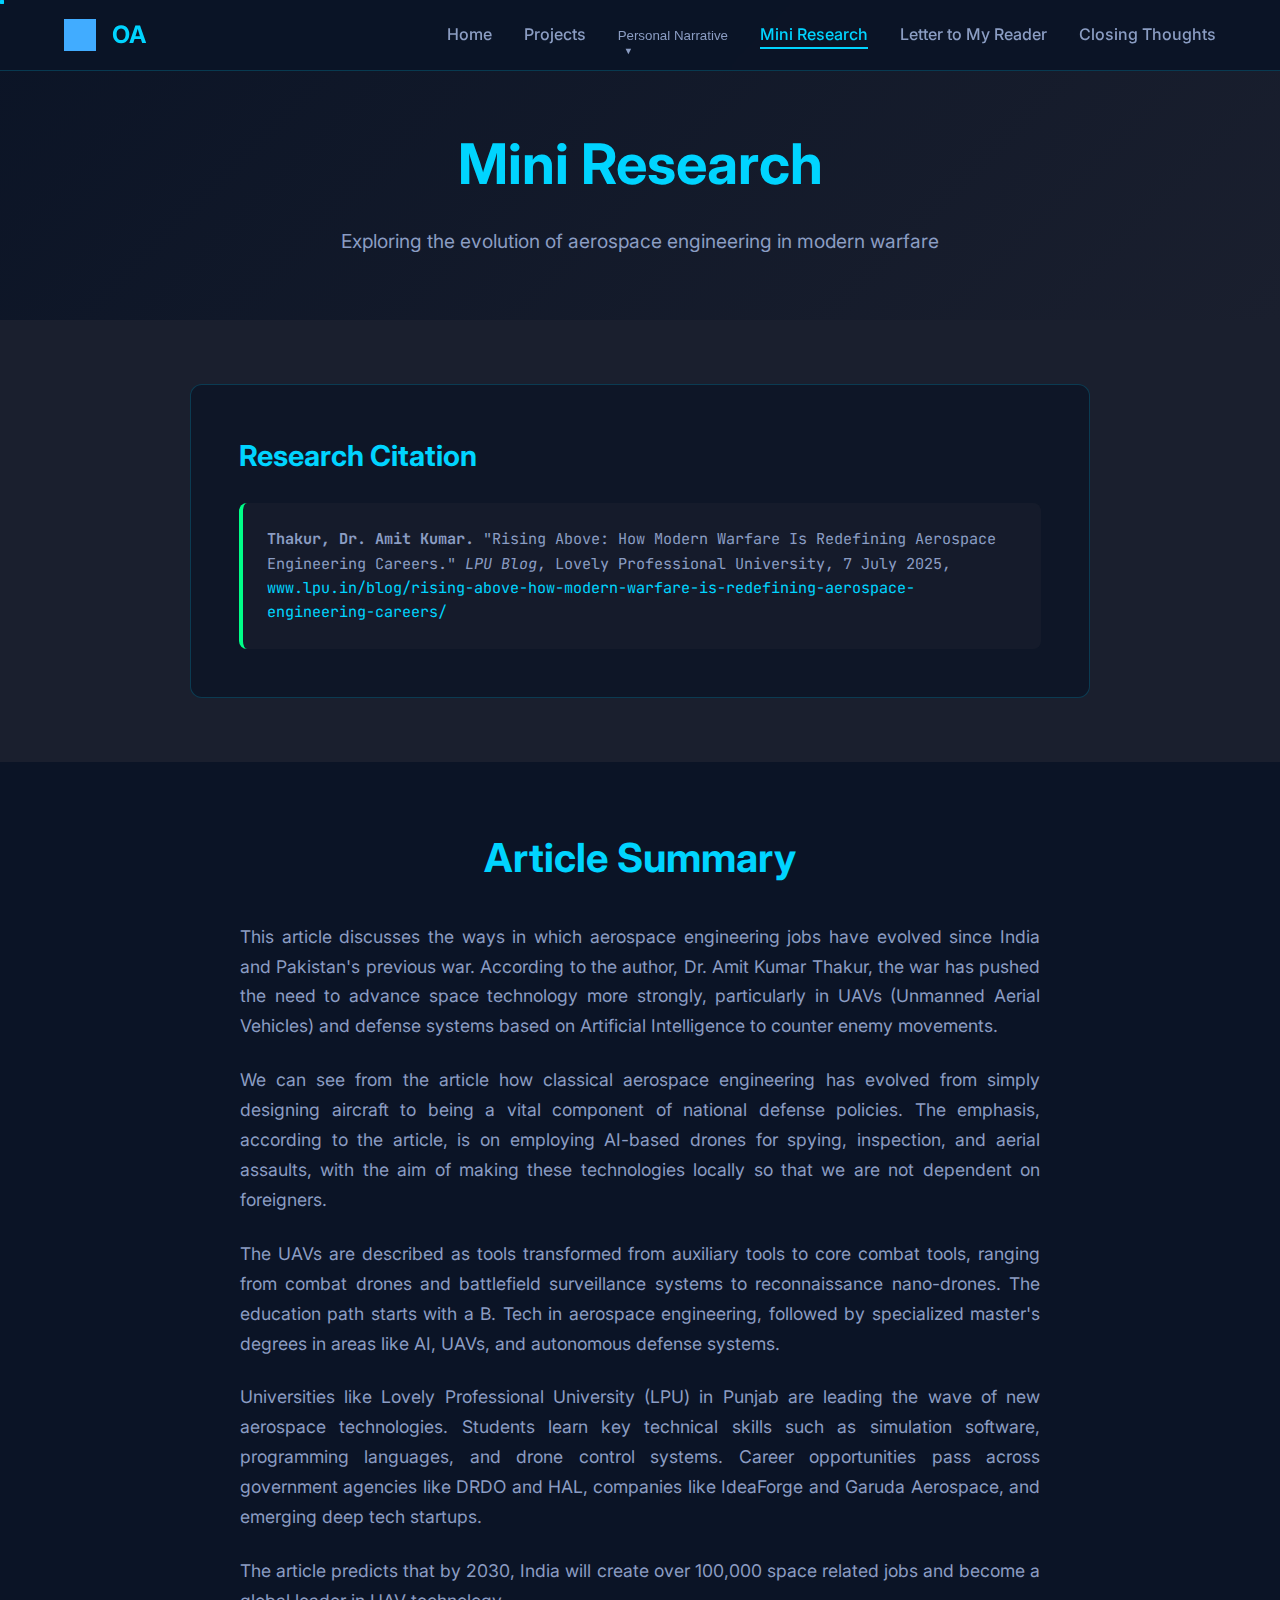
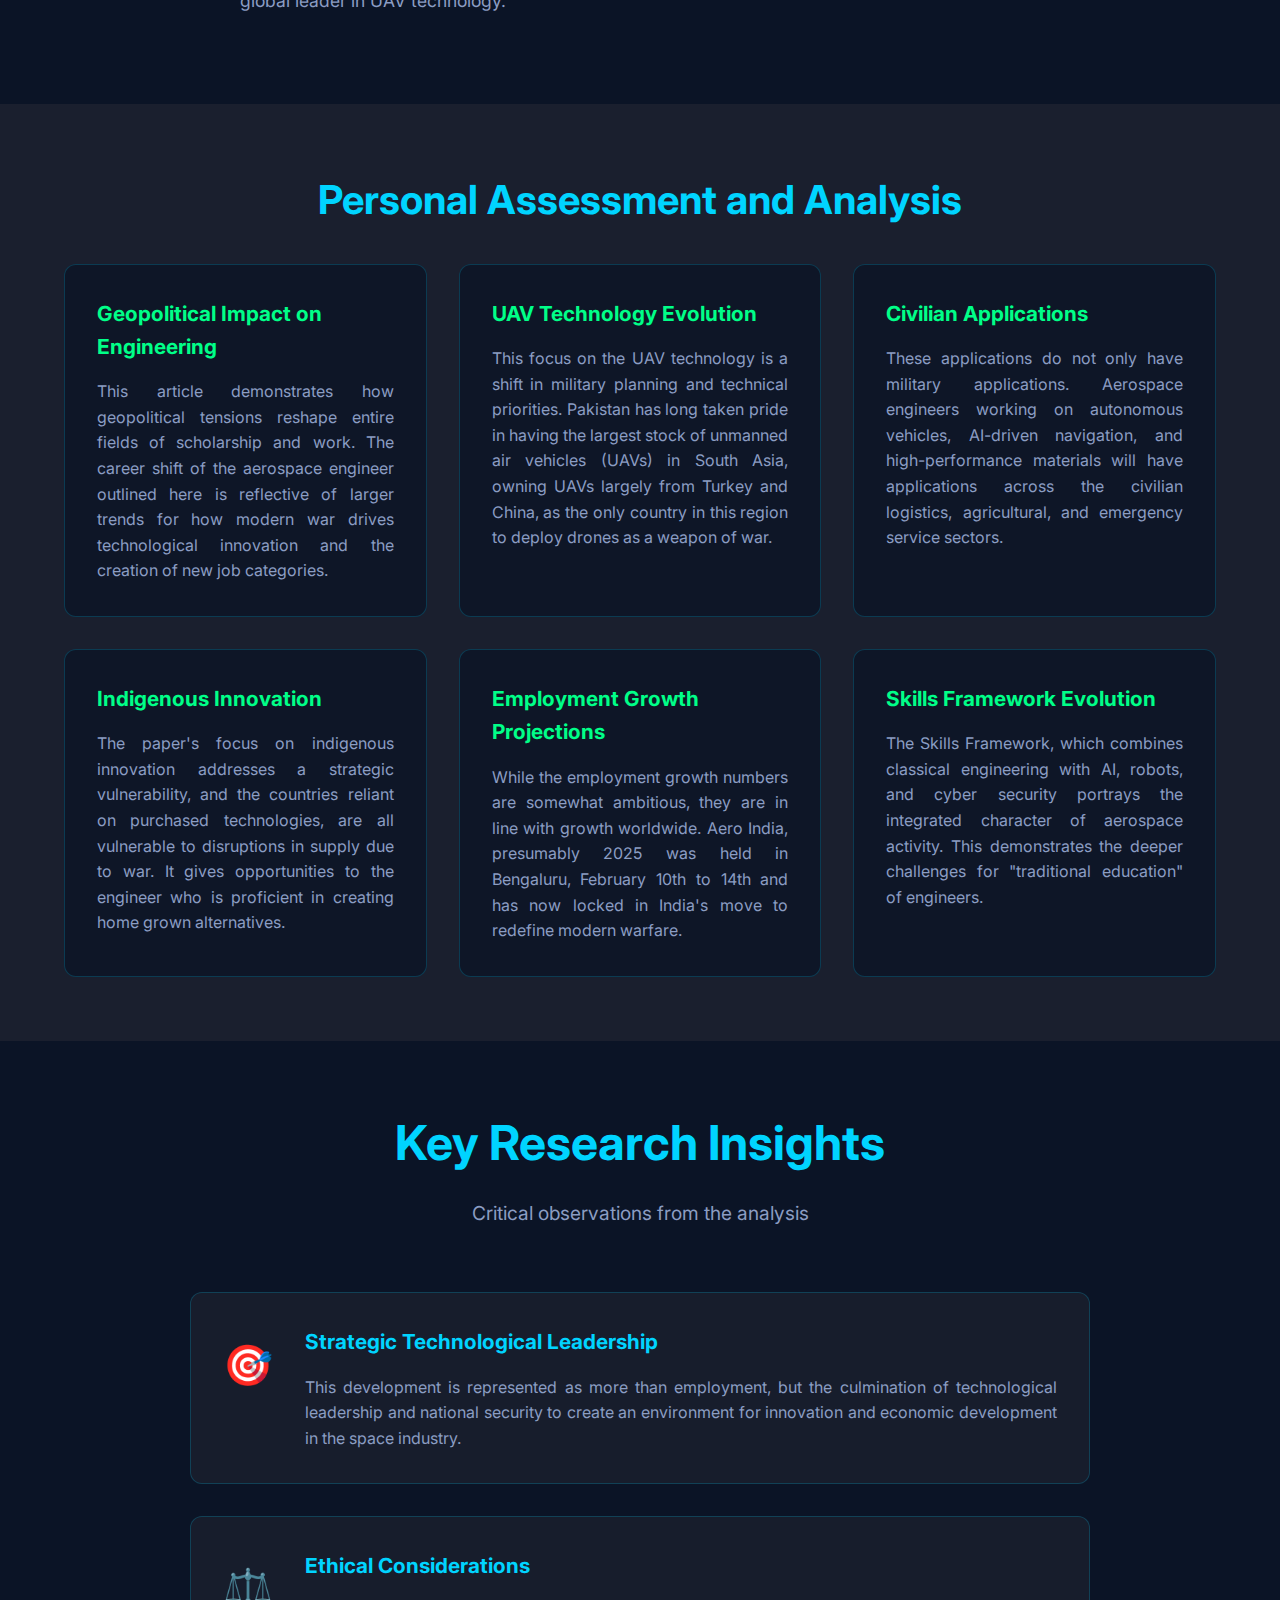
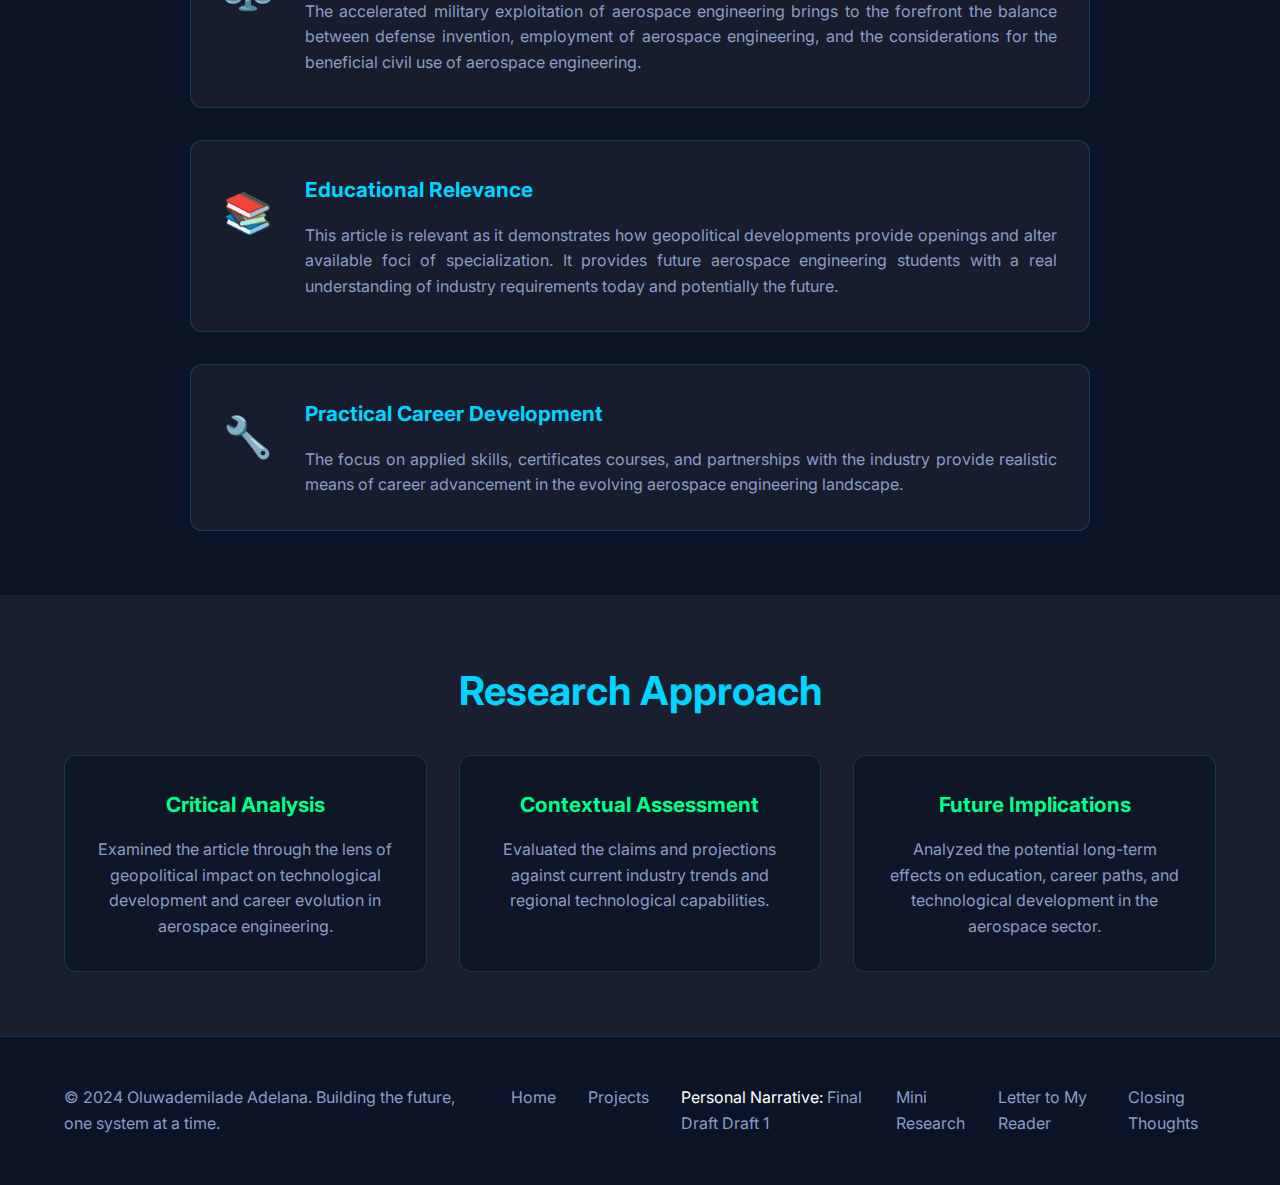
<file: mini-research.html>
<!DOCTYPE html>
<html lang="en">
<head>
    <meta charset="UTF-8">
    <meta name="viewport" content="width=device-width, initial-scale=1.0">
    <title>Mini Research - Oluwademilade Adelana</title>
    <link rel="stylesheet" href="css/style.css">
    <link href="https://fonts.googleapis.com/css2?family=Inter:wght@300;400;500;600;700&family=JetBrains+Mono:wght@400;500&display=swap" rel="stylesheet">
</head>
<body>
    <!-- Navigation -->
    <nav class="navbar">
        <div class="nav-container">
            <div class="nav-logo">
                <img src="images/engineering_icon.png" alt="Engineering Icon" class="logo-icon">
                <span>OA</span>
            </div>
            <ul class="nav-menu">
                <li><a href="index.html" class="nav-link">Home</a></li>
                <li><a href="projects.html" class="nav-link">Projects</a></li>
                <li class="nav-dropdown">
                    <button class="nav-link nav-dropdown-toggle" tabindex="0">Personal Narrative</button>
                    <div class="nav-dropdown-list">
                        <a href="insights.html">Final Draft</a>
                        <a href="draft1.html">Draft 1</a>
                    </div>
                </li>
                <li><a href="mini-research.html" class="nav-link active">Mini Research</a></li>
                <li><a href="letter.html" class="nav-link">Letter to My Reader</a></li>
                <li><a href="closing.html" class="nav-link">Closing Thoughts</a></li>
            </ul>
            <div class="hamburger">
                <span></span>
                <span></span>
                <span></span>
            </div>
        </div>
    </nav>

    <!-- Research Hero -->
    <section class="research-hero">
        <div class="container">
            <div class="research-header">
                <h1>Mini Research</h1>
                <p class="research-subtitle">Exploring the evolution of aerospace engineering in modern warfare</p>
            </div>
        </div>
    </section>

    <!-- Citation Section -->
    <section class="citation-section">
        <div class="container">
            <div class="citation-card">
                <h2>Research Citation</h2>
                <div class="citation-text">
                    <p>
                        <strong>Thakur, Dr. Amit Kumar.</strong> "Rising Above: How Modern Warfare Is Redefining Aerospace 
                        Engineering Careers." <em>LPU Blog</em>, Lovely Professional University, 7 July 2025, 
                        <a href="https://www.lpu.in/blog/rising-above-how-modern-warfare-is-redefining-aerospace-engineering-careers/" 
                           target="_blank" rel="noopener noreferrer">
                           www.lpu.in/blog/rising-above-how-modern-warfare-is-redefining-aerospace-engineering-careers/
                        </a>
                    </p>
                </div>
            </div>
        </div>
    </section>

    <!-- Article Summary -->
    <section class="article-summary">
        <div class="container">
            <div class="summary-content">
                <h2>Article Summary</h2>
                <div class="summary-text">
                    <p>
                        This article discusses the ways in which aerospace engineering jobs have evolved since India and Pakistan's 
                        previous war. According to the author, Dr. Amit Kumar Thakur, the war has pushed the need to advance space 
                        technology more strongly, particularly in UAVs (Unmanned Aerial Vehicles) and defense systems based on 
                        Artificial Intelligence to counter enemy movements.
                    </p>
                    <p>
                        We can see from the article how classical aerospace engineering has evolved from simply designing aircraft 
                        to being a vital component of national defense policies. The emphasis, according to the article, is on 
                        employing AI-based drones for spying, inspection, and aerial assaults, with the aim of making these 
                        technologies locally so that we are not dependent on foreigners.
                    </p>
                    <p>
                        The UAVs are described as tools transformed from auxiliary tools to core combat tools, ranging from combat 
                        drones and battlefield surveillance systems to reconnaissance nano-drones. The education path starts with 
                        a B. Tech in aerospace engineering, followed by specialized master's degrees in areas like AI, UAVs, and 
                        autonomous defense systems.
                    </p>
                    <p>
                        Universities like Lovely Professional University (LPU) in Punjab are leading the wave of new aerospace 
                        technologies. Students learn key technical skills such as simulation software, programming languages, and 
                        drone control systems. Career opportunities pass across government agencies like DRDO and HAL, companies 
                        like IdeaForge and Garuda Aerospace, and emerging deep tech startups.
                    </p>
                    <p>
                        The article predicts that by 2030, India will create over 100,000 space related jobs and become a global 
                        leader in UAV technology.
                    </p>
                </div>
            </div>
        </div>
    </section>

    <!-- Personal Assessment -->
    <section class="personal-assessment">
        <div class="container">
            <div class="assessment-content">
                <h2>Personal Assessment and Analysis</h2>
                <div class="assessment-grid">
                    <div class="assessment-card">
                        <h3>Geopolitical Impact on Engineering</h3>
                        <p>
                            This article demonstrates how geopolitical tensions reshape entire fields of scholarship and work. 
                            The career shift of the aerospace engineer outlined here is reflective of larger trends for how 
                            modern war drives technological innovation and the creation of new job categories.
                        </p>
                    </div>

                    <div class="assessment-card">
                        <h3>UAV Technology Evolution</h3>
                        <p>
                            This focus on the UAV technology is a shift in military planning and technical priorities. 
                            Pakistan has long taken pride in having the largest stock of unmanned air vehicles (UAVs) in 
                            South Asia, owning UAVs largely from Turkey and China, as the only country in this region to 
                            deploy drones as a weapon of war.
                        </p>
                    </div>

                    <div class="assessment-card">
                        <h3>Civilian Applications</h3>
                        <p>
                            These applications do not only have military applications. Aerospace engineers working on 
                            autonomous vehicles, AI-driven navigation, and high-performance materials will have applications 
                            across the civilian logistics, agricultural, and emergency service sectors.
                        </p>
                    </div>

                    <div class="assessment-card">
                        <h3>Indigenous Innovation</h3>
                        <p>
                            The paper's focus on indigenous innovation addresses a strategic vulnerability, and the countries 
                            reliant on purchased technologies, are all vulnerable to disruptions in supply due to war. It 
                            gives opportunities to the engineer who is proficient in creating home grown alternatives.
                        </p>
                    </div>

                    <div class="assessment-card">
                        <h3>Employment Growth Projections</h3>
                        <p>
                            While the employment growth numbers are somewhat ambitious, they are in line with growth worldwide. 
                            Aero India, presumably 2025 was held in Bengaluru, February 10th to 14th and has now locked in 
                            India's move to redefine modern warfare.
                        </p>
                    </div>

                    <div class="assessment-card">
                        <h3>Skills Framework Evolution</h3>
                        <p>
                            The Skills Framework, which combines classical engineering with AI, robots, and cyber security 
                            portrays the integrated character of aerospace activity. This demonstrates the deeper challenges 
                            for "traditional education" of engineers.
                        </p>
                    </div>
                </div>
            </div>
        </div>
    </section>

    <!-- Key Insights -->
    <section class="key-insights-research">
        <div class="container">
            <div class="section-header">
                <h2>Key Research Insights</h2>
                <p class="section-subtitle">Critical observations from the analysis</p>
            </div>
            <div class="insights-list">
                <div class="insight-item">
                    <div class="insight-icon">🎯</div>
                    <div class="insight-content">
                        <h3>Strategic Technological Leadership</h3>
                        <p>
                            This development is represented as more than employment, but the culmination of technological 
                            leadership and national security to create an environment for innovation and economic development 
                            in the space industry.
                        </p>
                    </div>
                </div>

                <div class="insight-item">
                    <div class="insight-icon">⚖️</div>
                    <div class="insight-content">
                        <h3>Ethical Considerations</h3>
                        <p>
                            The accelerated military exploitation of aerospace engineering brings to the forefront the balance 
                            between defense invention, employment of aerospace engineering, and the considerations for the 
                            beneficial civil use of aerospace engineering.
                        </p>
                    </div>
                </div>

                <div class="insight-item">
                    <div class="insight-icon">📚</div>
                    <div class="insight-content">
                        <h3>Educational Relevance</h3>
                        <p>
                            This article is relevant as it demonstrates how geopolitical developments provide openings and 
                            alter available foci of specialization. It provides future aerospace engineering students with 
                            a real understanding of industry requirements today and potentially the future.
                        </p>
                    </div>
                </div>

                <div class="insight-item">
                    <div class="insight-icon">🔧</div>
                    <div class="insight-content">
                        <h3>Practical Career Development</h3>
                        <p>
                            The focus on applied skills, certificates courses, and partnerships with the industry provide 
                            realistic means of career advancement in the evolving aerospace engineering landscape.
                        </p>
                    </div>
                </div>
            </div>
        </div>
    </section>

    <!-- Research Methodology -->
    <section class="research-methodology">
        <div class="container">
            <div class="methodology-content">
                <h2>Research Approach</h2>
                <div class="methodology-grid">
                    <div class="method-card">
                        <h3>Critical Analysis</h3>
                        <p>
                            Examined the article through the lens of geopolitical impact on technological development 
                            and career evolution in aerospace engineering.
                        </p>
                    </div>
                    <div class="method-card">
                        <h3>Contextual Assessment</h3>
                        <p>
                            Evaluated the claims and projections against current industry trends and regional 
                            technological capabilities.
                        </p>
                    </div>
                    <div class="method-card">
                        <h3>Future Implications</h3>
                        <p>
                            Analyzed the potential long-term effects on education, career paths, and technological 
                            development in the aerospace sector.
                        </p>
                    </div>
                </div>
            </div>
        </div>
    </section>

    <!-- Footer -->
    <footer class="footer">
        <div class="container">
            <div class="footer-content">
                <div class="footer-text">
                    <p>&copy; 2024 Oluwademilade Adelana. Building the future, one system at a time.</p>
                </div>
                <div class="footer-links">
                    <a href="index.html">Home</a>
                    <a href="projects.html">Projects</a>
                    <span class="footer-group">Personal Narrative:
                        <a href="insights.html">Final Draft</a>
                        <a href="draft1.html">Draft 1</a>
                    </span>
                    <a href="mini-research.html">Mini Research</a>
                    <a href="letter.html">Letter to My Reader</a>
                    <a href="closing.html">Closing Thoughts</a>
                </div>
            </div>
        </div>
    </footer>

    <script src="js/script.js"></script>
</body>
</html>
</file>
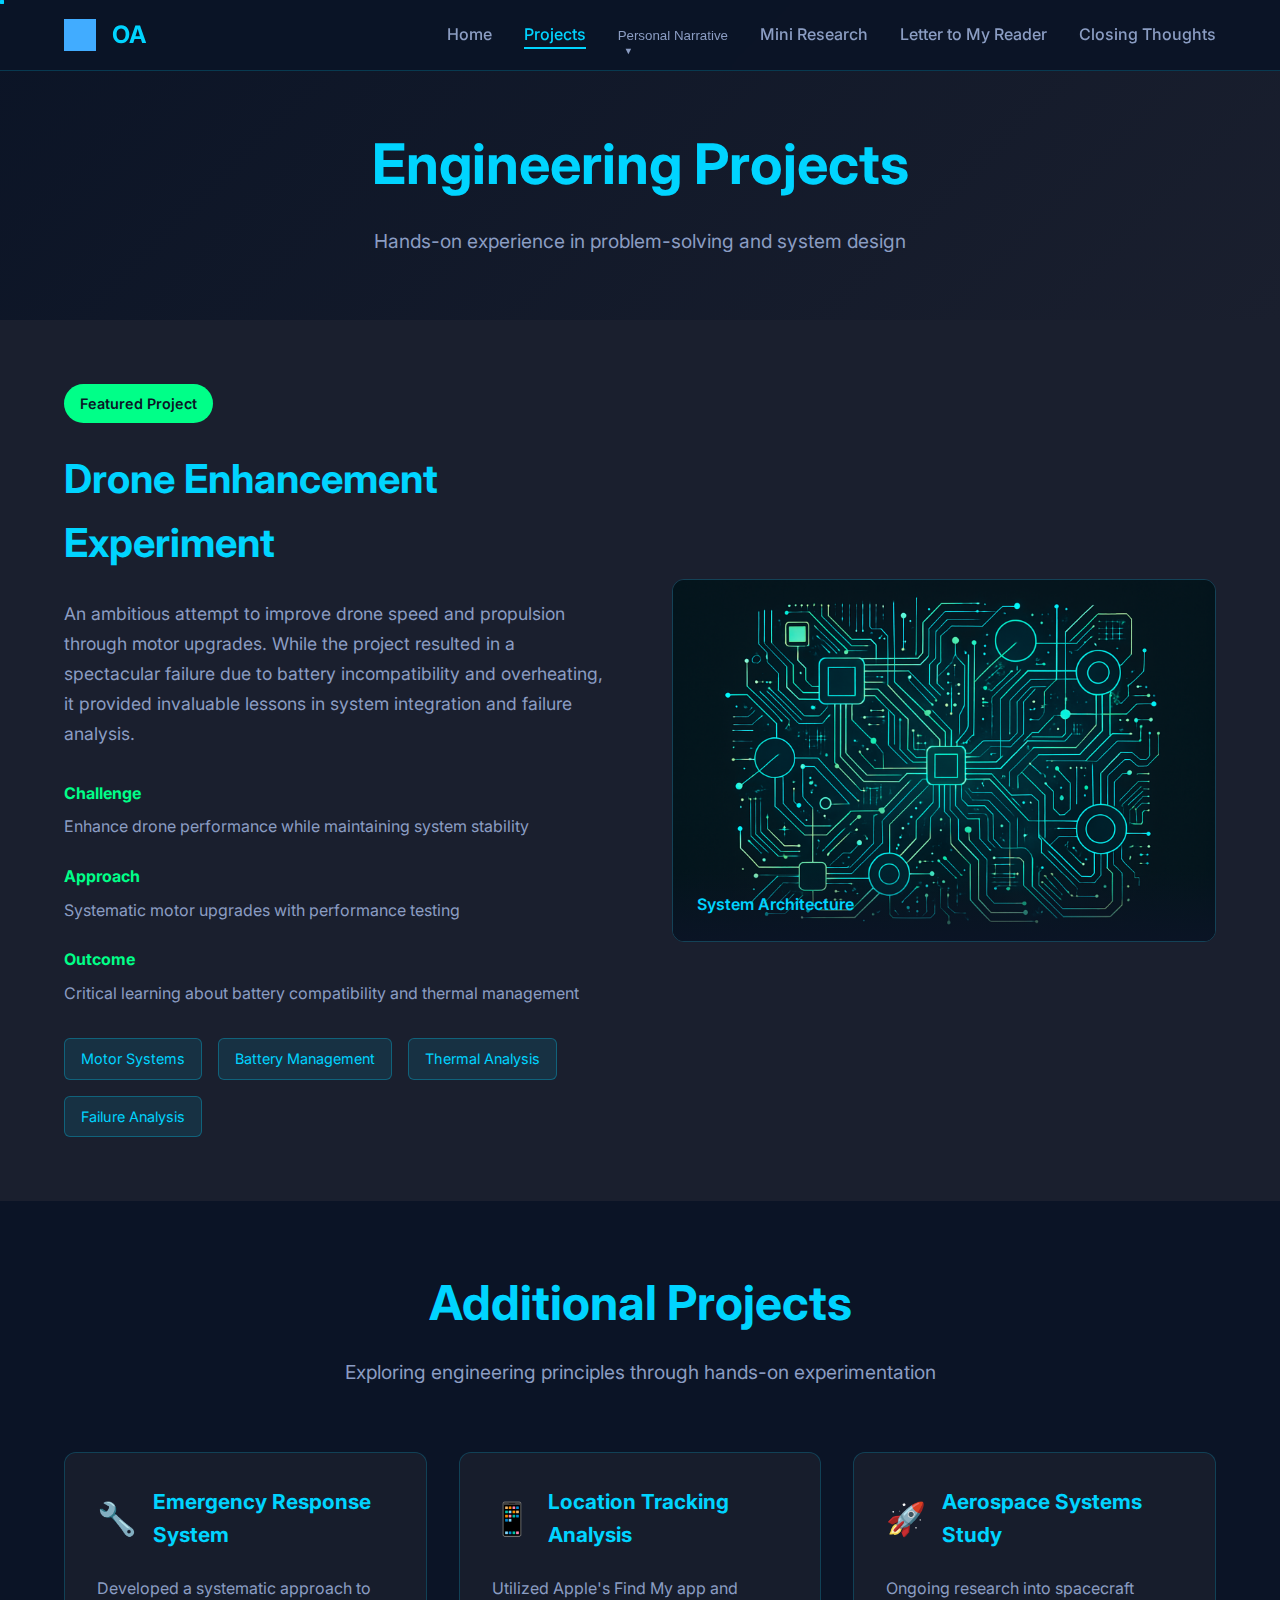
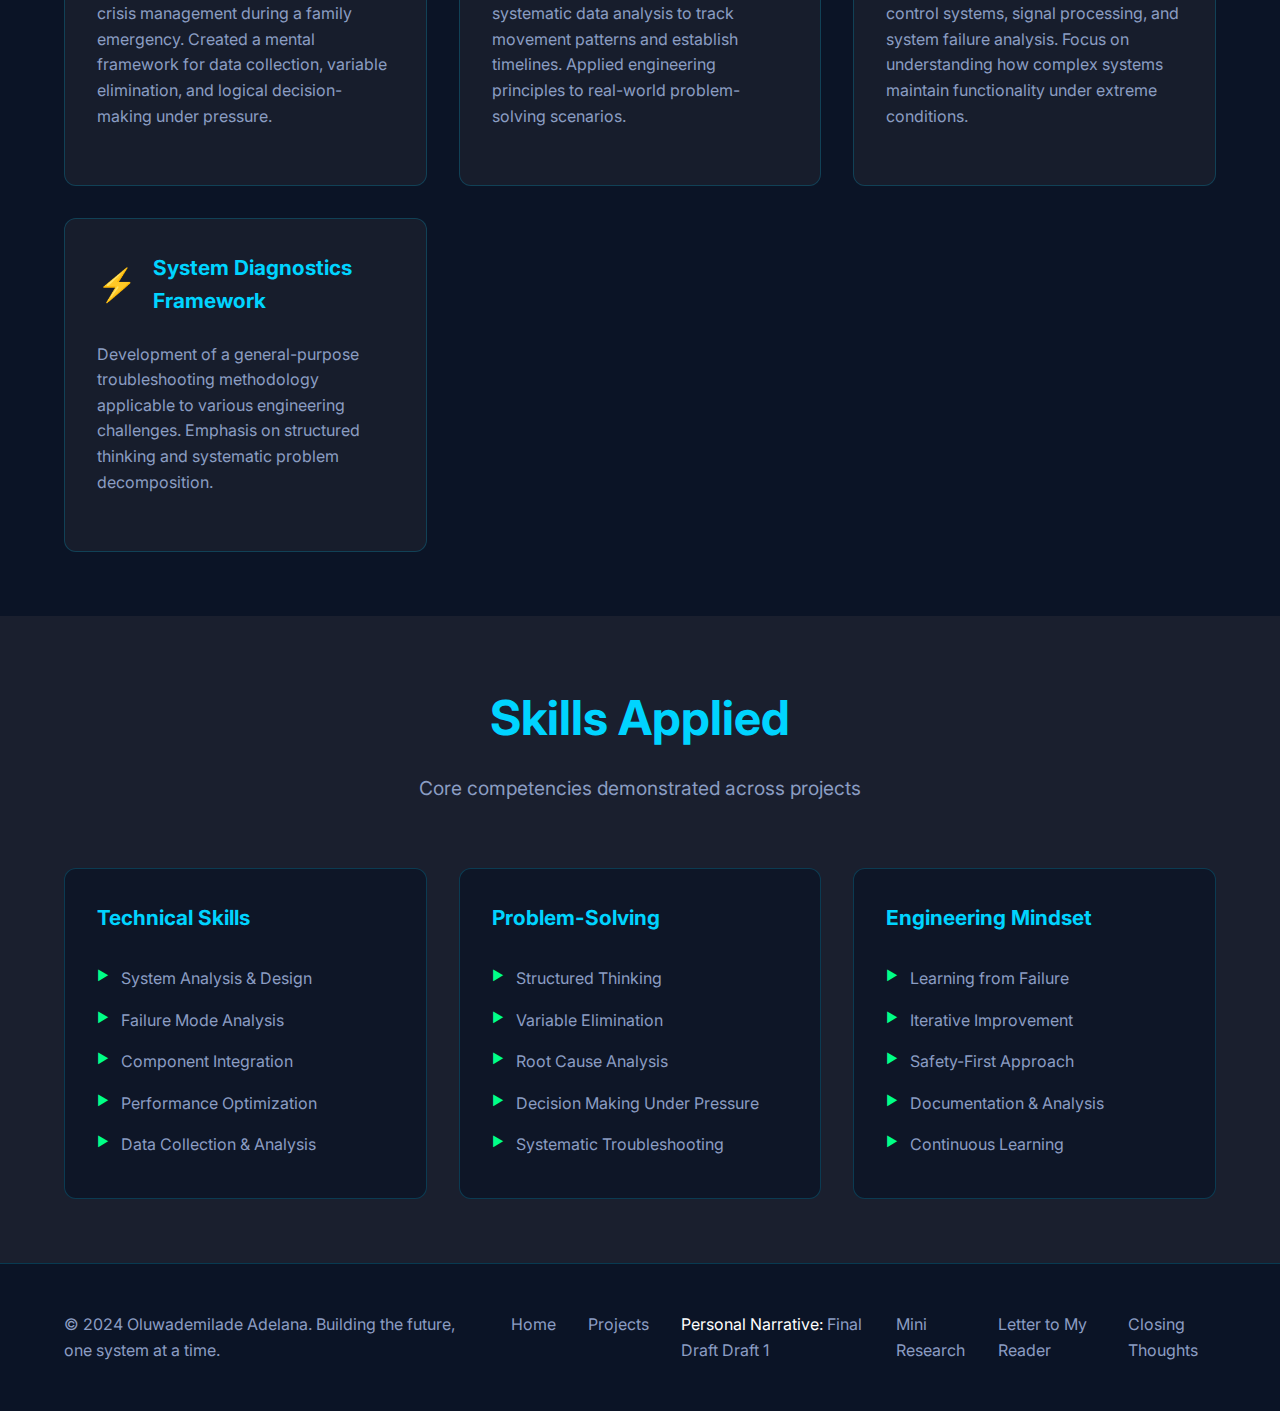
<file: projects.html>
<!DOCTYPE html>
<html lang="en">
<head>
    <meta charset="UTF-8">
    <meta name="viewport" content="width=device-width, initial-scale=1.0">
    <title>Projects - Oluwademilade Adelana</title>
    <link rel="stylesheet" href="css/style.css">
    <link href="https://fonts.googleapis.com/css2?family=Inter:wght@300;400;500;600;700&family=JetBrains+Mono:wght@400;500&display=swap" rel="stylesheet">
</head>
<body>
    <!-- Navigation -->
    <nav class="navbar">
        <div class="nav-container">
            <div class="nav-logo">
                <img src="images/engineering_icon.png" alt="Engineering Icon" class="logo-icon">
                <span>OA</span>
            </div>
            <ul class="nav-menu">
                <li><a href="index.html" class="nav-link">Home</a></li>
                <li><a href="projects.html" class="nav-link active">Projects</a></li>
                <li class="nav-dropdown">
                    <button class="nav-link nav-dropdown-toggle" tabindex="0">Personal Narrative</button>
                    <div class="nav-dropdown-list">
                        <a href="insights.html">Final Draft</a>
                        <a href="draft1.html">Draft 1</a>
                    </div>
                </li>
                <li><a href="mini-research.html" class="nav-link">Mini Research</a></li>
                <li><a href="letter.html" class="nav-link">Letter to My Reader</a></li>
                <li><a href="closing.html" class="nav-link">Closing Thoughts</a></li>
            </ul>
            <div class="hamburger">
                <span></span>
                <span></span>
                <span></span>
            </div>
        </div>
    </nav>

        <!-- Projects Hero -->
        <section class="projects-hero">
            <div class="container">
                <div class="projects-header">
                    <h1>Engineering Projects</h1>
                    <p class="projects-subtitle">Hands-on experience in problem-solving and system design</p>
                </div>
            </div>
        </section>
    
        <!-- Featured Project -->
        <section class="featured-project">
            <div class="container">
                <div class="project-content">
                    <div class="project-info">
                        <div class="project-tag">Featured Project</div>
                        <h2>Drone Enhancement Experiment</h2>
                        <p class="project-description">
                            An ambitious attempt to improve drone speed and propulsion through motor upgrades. 
                            While the project resulted in a spectacular failure due to battery incompatibility 
                            and overheating, it provided invaluable lessons in system integration and failure analysis.
                        </p>
                        <div class="project-details">
                            <div class="detail-item">
                                <h4>Challenge</h4>
                                <p>Enhance drone performance while maintaining system stability</p>
                            </div>
                            <div class="detail-item">
                                <h4>Approach</h4>
                                <p>Systematic motor upgrades with performance testing</p>
                            </div>
                            <div class="detail-item">
                                <h4>Outcome</h4>
                                <p>Critical learning about battery compatibility and thermal management</p>
                            </div>
                        </div>
                        <div class="project-tech">
                            <span class="tech-tag">Motor Systems</span>
                            <span class="tech-tag">Battery Management</span>
                            <span class="tech-tag">Thermal Analysis</span>
                            <span class="tech-tag">Failure Analysis</span>
                        </div>
                    </div>
                    <div class="project-visual">
                        <div class="project-image-container">
                            <img src="images/system_diagram.png" alt="Drone System Diagram" class="project-image">
                            <div class="image-overlay">
                                <div class="overlay-text">System Architecture</div>
                            </div>
                        </div>
                    </div>
                </div>
            </div>
        </section>
    
        <!-- Project Grid -->
        <section class="projects-grid">
            <div class="container">
                <div class="section-header">
                    <h2>Additional Projects</h2>
                    <p class="section-subtitle">Exploring engineering principles through hands-on experimentation</p>
                </div>
                <div class="grid">
                    <div class="project-card">
                        <div class="card-header">
                            <div class="project-icon">🔧</div>
                            <h3>Emergency Response System</h3>
                        </div>
                        <p>
                            Developed a systematic approach to crisis management during a family emergency. 
                            Created a mental framework for data collection, variable elimination, and 
                            logical decision-making under pressure.
                        </p>
                    </div>
    
                    <div class="project-card">
                        <div class="card-header">
                            <div class="project-icon">📱</div>
                            <h3>Location Tracking Analysis</h3>
                        </div>
                        <p>
                            Utilized Apple's Find My app and systematic data analysis to track movement 
                            patterns and establish timelines. Applied engineering principles to 
                            real-world problem-solving scenarios.
                        </p>
                    </div>
    
                    <div class="project-card">
                        <div class="card-header">
                            <div class="project-icon">🚀</div>
                            <h3>Aerospace Systems Study</h3>
                        </div>
                        <p>
                            Ongoing research into spacecraft control systems, signal processing, 
                            and system failure analysis. Focus on understanding how complex 
                            systems maintain functionality under extreme conditions.
                        </p>
                    </div>
    
                    <div class="project-card">
                        <div class="card-header">
                            <div class="project-icon">⚡</div>
                            <h3>System Diagnostics Framework</h3>
                        </div>
                        <p>
                            Development of a general-purpose troubleshooting methodology applicable 
                            to various engineering challenges. Emphasis on structured thinking 
                            and systematic problem decomposition.
                        </p>
                    </div>
                </div>
            </div>
        </section>
    
        <!-- Skills Applied -->
        <section class="skills-applied">
            <div class="container">
                <div class="section-header">
                    <h2>Skills Applied</h2>
                    <p class="section-subtitle">Core competencies demonstrated across projects</p>
                </div>
                <div class="skills-showcase">
                    <div class="skill-category">
                        <h3>Technical Skills</h3>
                        <ul>
                            <li>System Analysis & Design</li>
                            <li>Failure Mode Analysis</li>
                            <li>Component Integration</li>
                            <li>Performance Optimization</li>
                            <li>Data Collection & Analysis</li>
                        </ul>
                    </div>
                    <div class="skill-category">
                        <h3>Problem-Solving</h3>
                        <ul>
                            <li>Structured Thinking</li>
                            <li>Variable Elimination</li>
                            <li>Root Cause Analysis</li>
                            <li>Decision Making Under Pressure</li>
                            <li>Systematic Troubleshooting</li>
                        </ul>
                    </div>
                    <div class="skill-category">
                        <h3>Engineering Mindset</h3>
                        <ul>
                            <li>Learning from Failure</li>
                            <li>Iterative Improvement</li>
                            <li>Safety-First Approach</li>
                            <li>Documentation & Analysis</li>
                            <li>Continuous Learning</li>
                        </ul>
                    </div>
                </div>
            </div>
        </section>

    <!-- Footer -->
    <footer class="footer">
        <div class="container">
            <div class="footer-content">
                <div class="footer-text">
                    <p>&copy; 2024 Oluwademilade Adelana. Building the future, one system at a time.</p>
                </div>
                <div class="footer-links">
                    <a href="index.html">Home</a>
                    <a href="projects.html">Projects</a>
                    <span class="footer-group">Personal Narrative:
                        <a href="insights.html">Final Draft</a>
                        <a href="draft1.html">Draft 1</a>
                    </span>
                    <a href="mini-research.html">Mini Research</a>
                    <a href="letter.html">Letter to My Reader</a>
                    <a href="closing.html">Closing Thoughts</a>
                </div>
            </div>
        </div>
    </footer>

    <script src="js/script.js"></script>
</body>
</html>
</file>
<file: css/style.css>
/* Reset and Base Styles */
* {
    margin: 0;
    padding: 0;
    box-sizing: border-box;
}

:root {
    /* Color Palette */
    --deep-space-blue: #0B1426;
    --electric-cyan: #00D4FF;
    --bright-white: #FFFFFF;
    --steel-gray: #8B9DC3;
    --neon-green: #00FF88;
    --warning-orange: #FF6B35;
    --dark-gray: #1A1F2E;
    
    /* Typography */
    --font-primary: 'Inter', sans-serif;
    --font-mono: 'JetBrains Mono', monospace;
    
    /* Spacing */
    --spacing-xs: 8px;
    --spacing-sm: 16px;
    --spacing-md: 24px;
    --spacing-lg: 32px;
    --spacing-xl: 48px;
    --spacing-xxl: 64px;
    
    /* Transitions */
    --transition-fast: 0.2s ease-in-out;
    --transition-normal: 0.3s ease-in-out;
    --transition-slow: 0.5s ease-in-out;
}

body {
    font-family: var(--font-primary);
    background-color: var(--deep-space-blue);
    color: var(--bright-white);
    line-height: 1.6;
    overflow-x: hidden;
}

.container {
    max-width: 1200px;
    margin: 0 auto;
    padding: 0 var(--spacing-md);
}

/* Navigation */
.navbar {
    position: fixed;
    top: 0;
    width: 100%;
    background: rgba(11, 20, 38, 0.95);
    backdrop-filter: blur(10px);
    border-bottom: 1px solid rgba(0, 212, 255, 0.2);
    z-index: 1000;
    transition: var(--transition-normal);
}

.nav-container {
    max-width: 1200px;
    margin: 0 auto;
    padding: 0 var(--spacing-md);
    display: flex;
    justify-content: space-between;
    align-items: center;
    height: 70px;
}

.nav-logo {
    display: flex;
    align-items: center;
    gap: var(--spacing-sm);
    font-size: 24px;
    font-weight: 700;
    color: var(--electric-cyan);
}

.logo-icon {
    width: 32px;
    height: 32px;
    filter: brightness(0) saturate(100%) invert(60%) sepia(100%) saturate(2000%) hue-rotate(180deg);
}

.nav-menu {
    display: flex;
    list-style: none;
    gap: var(--spacing-lg);
}

.nav-link {
    color: var(--steel-gray);
    text-decoration: none;
    font-weight: 500;
    position: relative;
    transition: var(--transition-normal);
}

.nav-link:hover,
.nav-link.active {
    color: var(--electric-cyan);
}

.nav-link::after {
    content: '';
    position: absolute;
    bottom: -5px;
    left: 0;
    width: 0;
    height: 2px;
    background: var(--electric-cyan);
    transition: var(--transition-normal);
}

.nav-link:hover::after,
.nav-link.active::after {
    width: 100%;
}

.hamburger {
    display: none;
    flex-direction: column;
    cursor: pointer;
}

.hamburger span {
    width: 25px;
    height: 3px;
    background: var(--electric-cyan);
    margin: 3px 0;
    transition: var(--transition-normal);
}

/* Dropdown styles for Personal Narrative */
.nav-dropdown-toggle {
    position: relative;
    cursor: pointer;
    color: var(--steel-gray);
    font-weight: 500;
    background: none;
    border: none;
    outline: none;
    transition: color var(--transition-normal);
}

.nav-dropdown-toggle:after {
    content: '\25BC';
    font-size: 0.7em;
    margin-left: 6px;
    vertical-align: middle;
    transition: transform var(--transition-normal);
}

.nav-dropdown.open .nav-dropdown-toggle:after {
    transform: rotate(180deg);
}

.nav-dropdown {
    position: relative;
}

.nav-dropdown-list {
    position: absolute;
    top: 100%;
    left: 0;
    min-width: 220px;
    background: var(--dark-gray);
    border-radius: 8px;
    box-shadow: 0 8px 24px rgba(0,0,0,0.15);
    opacity: 0;
    pointer-events: none;
    transform: translateY(10px) scale(0.98);
    transition: opacity 0.3s cubic-bezier(.4,0,.2,1), transform 0.3s cubic-bezier(.4,0,.2,1);
    z-index: 2000;
}

.nav-dropdown.open .nav-dropdown-list {
    opacity: 1;
    pointer-events: auto;
    transform: translateY(0) scale(1);
}

.nav-dropdown-list a {
    display: block;
    padding: 12px 20px;
    color: var(--steel-gray);
    text-decoration: none;
    font-weight: 500;
    transition: background var(--transition-normal), color var(--transition-normal);
    border-radius: 6px;
}

.nav-dropdown-list a:hover, .nav-dropdown-list a.active {
    background: var(--electric-cyan);
    color: var(--deep-space-blue);
}

@media (max-width: 768px) {
    .nav-dropdown-list {
        position: static;
        box-shadow: none;
        min-width: 0;
        background: none;
        border-radius: 0;
        transform: none;
        opacity: 1;
        pointer-events: auto;
        display: none;
    }
    .nav-dropdown.open .nav-dropdown-list {
        display: block;
    }
}

/* Hero Section */
.hero {
    position: relative;
    min-height: 100vh;
    display: flex;
    align-items: center;
    overflow: hidden;
}

.hero-background {
    position: absolute;
    top: 0;
    left: 0;
    width: 100%;
    height: 100%;
    z-index: -2;
}

.bg-image {
    width: 100%;
    height: 100%;
    object-fit: cover;
    opacity: 0.3;
}

.hero-overlay {
    position: absolute;
    top: 0;
    left: 0;
    width: 100%;
    height: 100%;
    background: linear-gradient(135deg, rgba(11, 20, 38, 0.8) 0%, rgba(26, 31, 46, 0.6) 100%);
    z-index: -1;
}

.hero-content {
    max-width: 1200px;
    margin: 0 auto;
    padding: 0 var(--spacing-md);
    display: grid;
    grid-template-columns: 1fr 1fr;
    gap: var(--spacing-xxl);
    align-items: center;
    min-height: 100vh;
}

.hero-title {
    font-size: clamp(3rem, 8vw, 5rem);
    font-weight: 700;
    line-height: 1.1;
    margin-bottom: var(--spacing-md);
    color: var(--electric-cyan);
}

.title-line {
    display: block;
    opacity: 0;
    transform: translateY(50px);
    animation: slideInUp 1s ease-out forwards;
}

.title-line:nth-child(2) {
    animation-delay: 0.2s;
}

.hero-subtitle {
    font-size: 1.25rem;
    color: var(--neon-green);
    margin-bottom: var(--spacing-sm);
    font-family: var(--font-mono);
    opacity: 0;
    animation: fadeIn 1s ease-out 0.5s forwards;
}

.hero-description {
    font-size: 1.1rem;
    color: var(--steel-gray);
    margin-bottom: var(--spacing-xl);
    max-width: 500px;
    opacity: 0;
    animation: fadeIn 1s ease-out 0.7s forwards;
}

.hero-buttons {
    display: flex;
    gap: var(--spacing-md);
    opacity: 0;
    animation: fadeIn 1s ease-out 0.9s forwards;
}

.btn {
    padding: var(--spacing-sm) var(--spacing-lg);
    border: none;
    border-radius: 8px;
    font-size: 1rem;
    font-weight: 600;
    text-decoration: none;
    cursor: pointer;
    transition: var(--transition-normal);
    position: relative;
    overflow: hidden;
}

.btn-primary {
    background: linear-gradient(135deg, var(--electric-cyan), var(--neon-green));
    color: var(--deep-space-blue);
}

.btn-primary:hover {
    transform: translateY(-2px);
    box-shadow: 0 10px 30px rgba(0, 212, 255, 0.3);
}

.btn-secondary {
    background: transparent;
    color: var(--electric-cyan);
    border: 2px solid var(--electric-cyan);
}

.btn-secondary:hover {
    background: var(--electric-cyan);
    color: var(--deep-space-blue);
    transform: translateY(-2px);
}

.hero-visual {
    display: flex;
    justify-content: center;
    align-items: center;
}

.system-diagram {
    position: relative;
    opacity: 0;
    animation: fadeIn 1s ease-out 1.1s forwards;
}

.diagram-image {
    width: 100%;
    max-width: 500px;
    height: auto;
    filter: drop-shadow(0 0 20px rgba(0, 212, 255, 0.3));
}

.scroll-indicator {
    position: absolute;
    bottom: var(--spacing-lg);
    left: 50%;
    transform: translateX(-50%);
    opacity: 0;
    animation: fadeIn 1s ease-out 1.5s forwards;
}

.scroll-arrow {
    width: 2px;
    height: 30px;
    background: var(--electric-cyan);
    position: relative;
    animation: bounce 2s infinite;
}

.scroll-arrow::after {
    content: '';
    position: absolute;
    bottom: -5px;
    left: -3px;
    width: 8px;
    height: 8px;
    border-right: 2px solid var(--electric-cyan);
    border-bottom: 2px solid var(--electric-cyan);
    transform: rotate(45deg);
}

/* About Section */
.about {
    padding: var(--spacing-xxl) 0;
    background: linear-gradient(180deg, var(--deep-space-blue) 0%, var(--dark-gray) 100%);
}

.section-header {
    text-align: center;
    margin-bottom: var(--spacing-xxl);
}

.section-header h2 {
    font-size: 3rem;
    color: var(--electric-cyan);
    margin-bottom: var(--spacing-sm);
}

.section-subtitle {
    font-size: 1.2rem;
    color: var(--steel-gray);
}

.about-content {
    display: grid;
    grid-template-columns: 2fr 1fr;
    gap: var(--spacing-xxl);
    align-items: start;
}

.about-text {
    display: flex;
    flex-direction: column;
    gap: var(--spacing-lg);
}

.about-card {
    background: rgba(26, 31, 46, 0.6);
    border: 1px solid rgba(0, 212, 255, 0.2);
    border-radius: 12px;
    padding: var(--spacing-lg);
    transition: var(--transition-normal);
}

.about-card:hover {
    border-color: var(--electric-cyan);
    transform: translateY(-5px);
    box-shadow: 0 10px 30px rgba(0, 212, 255, 0.1);
}

.about-card h3 {
    color: var(--neon-green);
    margin-bottom: var(--spacing-sm);
    font-size: 1.3rem;
}

.about-stats {
    display: flex;
    flex-direction: column;
    gap: var(--spacing-lg);
}

.stat-item {
    text-align: center;
    padding: var(--spacing-lg);
    background: rgba(26, 31, 46, 0.8);
    border: 1px solid rgba(0, 212, 255, 0.2);
    border-radius: 12px;
    transition: var(--transition-normal);
}

.stat-item:hover {
    border-color: var(--electric-cyan);
    transform: scale(1.05);
}

.stat-number {
    font-size: 2.5rem;
    font-weight: 700;
    color: var(--electric-cyan);
    margin-bottom: var(--spacing-xs);
}

.stat-label {
    color: var(--steel-gray);
    font-size: 0.9rem;
    text-transform: uppercase;
    letter-spacing: 1px;
}

/* Skills Section */
.skills {
    padding: var(--spacing-xxl) 0;
    background: var(--dark-gray);
}

.skills-grid {
    display: grid;
    grid-template-columns: repeat(auto-fit, minmax(280px, 1fr));
    gap: var(--spacing-lg);
}

.skill-card {
    background: rgba(11, 20, 38, 0.8);
    border: 1px solid rgba(0, 212, 255, 0.2);
    border-radius: 12px;
    padding: var(--spacing-xl);
    text-align: center;
    transition: var(--transition-normal);
    position: relative;
    overflow: hidden;
}

.skill-card::before {
    content: '';
    position: absolute;
    top: 0;
    left: -100%;
    width: 100%;
    height: 100%;
    background: linear-gradient(90deg, transparent, rgba(0, 212, 255, 0.1), transparent);
    transition: var(--transition-slow);
}

.skill-card:hover::before {
    left: 100%;
}

.skill-card:hover {
    border-color: var(--electric-cyan);
    transform: translateY(-10px);
    box-shadow: 0 20px 40px rgba(0, 212, 255, 0.2);
}

.skill-icon {
    font-size: 3rem;
    margin-bottom: var(--spacing-md);
}

.skill-card h3 {
    color: var(--electric-cyan);
    margin-bottom: var(--spacing-sm);
    font-size: 1.3rem;
}

.skill-card p {
    color: var(--steel-gray);
    line-height: 1.6;
}

/* Footer */
.footer {
    background: var(--deep-space-blue);
    border-top: 1px solid rgba(0, 212, 255, 0.2);
    padding: var(--spacing-xl) 0;
}

.footer-content {
    display: flex;
    flex-direction: column;
    align-items: center;
    gap: var(--spacing-md);
    text-align: center;
}

.footer-text {
    color: var(--steel-gray);
}

.footer-links {
    display: flex;
    flex-wrap: wrap;
    gap: var(--spacing-lg);
    justify-content: center;
}

.footer-links a {
    color: var(--steel-gray);
    text-decoration: none;
    transition: var(--transition-normal);
}

.footer-links a:hover {
    color: var(--electric-cyan);
}

/* Animations */
@keyframes slideInUp {
    to {
        opacity: 1;
        transform: translateY(0);
    }
}

@keyframes fadeIn {
    to {
        opacity: 1;
    }
}

@keyframes bounce {
    0%, 20%, 50%, 80%, 100% {
        transform: translateY(0);
    }
    40% {
        transform: translateY(-10px);
    }
    60% {
        transform: translateY(-5px);
    }
}

/* Responsive Design */
@media (max-width: 768px) {
    .hamburger {
        display: flex;
    }
    
    .nav-menu {
        position: fixed;
        left: -100%;
        top: 70px;
        flex-direction: column;
        background-color: rgba(11, 20, 38, 0.98);
        width: 100%;
        text-align: center;
        transition: var(--transition-normal);
        padding: var(--spacing-lg) 0;
    }
    
    .nav-menu.active {
        left: 0;
    }
    
    .hero-content {
        grid-template-columns: 1fr;
        text-align: center;
        gap: var(--spacing-lg);
    }
    
    .about-content {
        grid-template-columns: 1fr;
        gap: var(--spacing-lg);
    }
    
    .footer-content {
        flex-direction: column;
        gap: var(--spacing-md);
        text-align: center;
    }
    
    .hero-buttons {
        flex-direction: column;
        align-items: center;
    }
    
    .btn {
        width: 200px;
    }
}



/* Projects Page Styles */
.projects-hero {
    padding: 120px 0 var(--spacing-xxl);
    background: linear-gradient(135deg, var(--deep-space-blue) 0%, var(--dark-gray) 100%);
    text-align: center;
}

.projects-header h1 {
    font-size: 3.5rem;
    color: var(--electric-cyan);
    margin-bottom: var(--spacing-sm);
}

.projects-subtitle {
    font-size: 1.2rem;
    color: var(--steel-gray);
}

.featured-project {
    padding: var(--spacing-xxl) 0;
    background: var(--dark-gray);
}

.project-content {
    display: grid;
    grid-template-columns: 1fr 1fr;
    gap: var(--spacing-xxl);
    align-items: center;
}

.project-tag {
    display: inline-block;
    background: var(--neon-green);
    color: var(--deep-space-blue);
    padding: var(--spacing-xs) var(--spacing-sm);
    border-radius: 20px;
    font-size: 0.9rem;
    font-weight: 600;
    margin-bottom: var(--spacing-md);
}

.project-content h2 {
    font-size: 2.5rem;
    color: var(--electric-cyan);
    margin-bottom: var(--spacing-md);
}

.project-description {
    font-size: 1.1rem;
    color: var(--steel-gray);
    margin-bottom: var(--spacing-lg);
    line-height: 1.7;
}

.project-details {
    display: flex;
    flex-direction: column;
    gap: var(--spacing-md);
    margin-bottom: var(--spacing-lg);
}

.detail-item h4 {
    color: var(--neon-green);
    margin-bottom: var(--spacing-xs);
}

.detail-item p {
    color: var(--steel-gray);
}

.project-tech {
    display: flex;
    flex-wrap: wrap;
    gap: var(--spacing-sm);
}

.tech-tag {
    background: rgba(0, 212, 255, 0.1);
    color: var(--electric-cyan);
    padding: var(--spacing-xs) var(--spacing-sm);
    border-radius: 6px;
    font-size: 0.9rem;
    border: 1px solid rgba(0, 212, 255, 0.3);
}

.project-image-container {
    position: relative;
    border-radius: 12px;
    overflow: hidden;
    border: 1px solid rgba(0, 212, 255, 0.2);
}

.project-image {
    width: 100%;
    height: auto;
    display: block;
}

.image-overlay {
    position: absolute;
    bottom: 0;
    left: 0;
    right: 0;
    background: linear-gradient(transparent, rgba(11, 20, 38, 0.9));
    padding: var(--spacing-md);
    color: var(--electric-cyan);
    font-weight: 600;
}

.projects-grid {
    padding: var(--spacing-xxl) 0;
    background: var(--deep-space-blue);
}

.grid {
    display: grid;
    grid-template-columns: repeat(auto-fit, minmax(300px, 1fr));
    gap: var(--spacing-lg);
}

.project-card {
    background: rgba(26, 31, 46, 0.8);
    border: 1px solid rgba(0, 212, 255, 0.2);
    border-radius: 12px;
    padding: var(--spacing-lg);
    transition: var(--transition-normal);
}

.project-card:hover {
    border-color: var(--electric-cyan);
    transform: translateY(-5px);
    box-shadow: 0 10px 30px rgba(0, 212, 255, 0.2);
}

.card-header {
    display: flex;
    align-items: center;
    gap: var(--spacing-sm);
    margin-bottom: var(--spacing-md);
}

.project-icon {
    font-size: 2rem;
}

.card-header h3 {
    color: var(--electric-cyan);
    font-size: 1.3rem;
}

.project-card p {
    color: var(--steel-gray);
    line-height: 1.6;
    margin-bottom: var(--spacing-md);
}

.card-footer {
    display: flex;
    justify-content: space-between;
    align-items: center;
    padding-top: var(--spacing-md);
    border-top: 1px solid rgba(0, 212, 255, 0.1);
}

.project-status {
    padding: var(--spacing-xs) var(--spacing-sm);
    border-radius: 20px;
    font-size: 0.8rem;
    font-weight: 600;
}

.project-status:contains("Completed") {
    background: rgba(0, 255, 136, 0.2);
    color: var(--neon-green);
}

.project-year {
    color: var(--steel-gray);
    font-size: 0.9rem;
}

.skills-applied {
    padding: var(--spacing-xxl) 0;
    background: var(--dark-gray);
}

.skills-showcase {
    display: grid;
    grid-template-columns: repeat(auto-fit, minmax(300px, 1fr));
    gap: var(--spacing-lg);
}

.skill-category {
    background: rgba(11, 20, 38, 0.8);
    border: 1px solid rgba(0, 212, 255, 0.2);
    border-radius: 12px;
    padding: var(--spacing-lg);
}

.skill-category h3 {
    color: var(--electric-cyan);
    margin-bottom: var(--spacing-md);
    font-size: 1.3rem;
}

.skill-category ul {
    list-style: none;
}

.skill-category li {
    color: var(--steel-gray);
    padding: var(--spacing-xs) 0;
    position: relative;
    padding-left: var(--spacing-md);
}

.skill-category li::before {
    content: '▶';
    position: absolute;
    left: 0;
    color: var(--neon-green);
    font-size: 0.8rem;
}

/* Insights Page Styles */
.insights-hero {
    padding: 120px 0 var(--spacing-xxl);
    background: linear-gradient(135deg, var(--deep-space-blue) 0%, var(--dark-gray) 100%);
    text-align: center;
}

.insights-header h1 {
    font-size: 3.5rem;
    color: var(--electric-cyan);
    margin-bottom: var(--spacing-sm);
}

.insights-subtitle {
    font-size: 1.2rem;
    color: var(--steel-gray);
}

.core-philosophy {
    padding: var(--spacing-xxl) 0;
    background: var(--dark-gray);
}

.philosophy-content {
    display: grid;
    grid-template-columns: 2fr 1fr;
    gap: var(--spacing-xxl);
    align-items: center;
}

.philosophy-text h2 {
    font-size: 2.5rem;
    color: var(--electric-cyan);
    margin-bottom: var(--spacing-md);
}

.lead-text {
    font-size: 1.3rem;
    color: var(--neon-green);
    font-style: italic;
    margin-bottom: var(--spacing-lg);
    line-height: 1.6;
}

.philosophy-text p {
    color: var(--steel-gray);
    font-size: 1.1rem;
    line-height: 1.7;
    margin-bottom: var(--spacing-md);
}

.quote-card {
    background: rgba(11, 20, 38, 0.8);
    border: 1px solid rgba(0, 212, 255, 0.2);
    border-radius: 12px;
    padding: var(--spacing-lg);
    position: relative;
}

.quote-card::before {
    content: '"';
    position: absolute;
    top: -10px;
    left: var(--spacing-md);
    font-size: 4rem;
    color: var(--electric-cyan);
    line-height: 1;
}

.quote-card blockquote {
    color: var(--bright-white);
    font-size: 1.1rem;
    line-height: 1.6;
    font-style: italic;
    margin: 0;
}

.key-insights {
    padding: var(--spacing-xxl) 0;
    background: var(--deep-space-blue);
}

.insights-grid {
    display: grid;
    grid-template-columns: repeat(auto-fit, minmax(400px, 1fr));
    gap: var(--spacing-lg);
}

.insight-card {
    background: rgba(26, 31, 46, 0.8);
    border: 1px solid rgba(0, 212, 255, 0.2);
    border-radius: 12px;
    padding: var(--spacing-lg);
    transition: var(--transition-normal);
    position: relative;
}

.insight-card:hover {
    border-color: var(--electric-cyan);
    transform: translateY(-5px);
    box-shadow: 0 10px 30px rgba(0, 212, 255, 0.2);
}

.insight-number {
    position: absolute;
    top: -15px;
    left: var(--spacing-lg);
    background: var(--electric-cyan);
    color: var(--deep-space-blue);
    width: 40px;
    height: 40px;
    border-radius: 50%;
    display: flex;
    align-items: center;
    justify-content: center;
    font-weight: 700;
    font-size: 1.1rem;
}

.insight-card h3 {
    color: var(--electric-cyan);
    margin-bottom: var(--spacing-md);
    margin-top: var(--spacing-sm);
    font-size: 1.3rem;
}

.insight-card p {
    color: var(--steel-gray);
    line-height: 1.6;
    margin-bottom: var(--spacing-md);
}

.insight-example {
    background: rgba(0, 255, 136, 0.1);
    border-left: 3px solid var(--neon-green);
    padding: var(--spacing-sm) var(--spacing-md);
    border-radius: 0 6px 6px 0;
}

.insight-example strong {
    color: var(--neon-green);
}

.methodology {
    padding: var(--spacing-xxl) 0;
    background: var(--dark-gray);
}

.methodology-steps {
    display: flex;
    flex-direction: column;
    gap: var(--spacing-lg);
    max-width: 800px;
    margin: 0 auto;
}

.step {
    display: flex;
    align-items: flex-start;
    gap: var(--spacing-lg);
    background: rgba(11, 20, 38, 0.8);
    border: 1px solid rgba(0, 212, 255, 0.2);
    border-radius: 12px;
    padding: var(--spacing-lg);
    transition: var(--transition-normal);
}

.step:hover {
    border-color: var(--electric-cyan);
    transform: translateX(10px);
}

.step-number {
    background: var(--electric-cyan);
    color: var(--deep-space-blue);
    width: 50px;
    height: 50px;
    border-radius: 50%;
    display: flex;
    align-items: center;
    justify-content: center;
    font-weight: 700;
    font-size: 1.2rem;
    flex-shrink: 0;
}

.step-content h3 {
    color: var(--electric-cyan);
    margin-bottom: var(--spacing-sm);
    font-size: 1.3rem;
}

.step-content p {
    color: var(--steel-gray);
    line-height: 1.6;
}

.future-vision {
    padding: var(--spacing-xxl) 0;
    background: var(--deep-space-blue);
}

.vision-content {
    display: grid;
    grid-template-columns: 2fr 1fr;
    gap: var(--spacing-xxl);
    align-items: start;
}

.vision-text h2 {
    font-size: 2.5rem;
    color: var(--electric-cyan);
    margin-bottom: var(--spacing-md);
}

.vision-text p {
    color: var(--steel-gray);
    font-size: 1.1rem;
    line-height: 1.7;
    margin-bottom: var(--spacing-md);
}

.vision-stats {
    display: flex;
    flex-direction: column;
    gap: var(--spacing-lg);
}

.vision-stat {
    background: rgba(26, 31, 46, 0.8);
    border: 1px solid rgba(0, 212, 255, 0.2);
    border-radius: 12px;
    padding: var(--spacing-lg);
    text-align: center;
    transition: var(--transition-normal);
}

.vision-stat:hover {
    border-color: var(--electric-cyan);
    transform: scale(1.05);
}

.stat-icon {
    font-size: 2.5rem;
    margin-bottom: var(--spacing-sm);
}

.vision-stat h3 {
    color: var(--electric-cyan);
    margin-bottom: var(--spacing-sm);
    font-size: 1.2rem;
}

.vision-stat p {
    color: var(--steel-gray);
    font-size: 0.95rem;
    line-height: 1.5;
}

/* Contact Page Styles */
.contact-hero {
    padding: 120px 0 var(--spacing-xxl);
    background: linear-gradient(135deg, var(--deep-space-blue) 0%, var(--dark-gray) 100%);
    text-align: center;
}

.contact-header h1 {
    font-size: 3.5rem;
    color: var(--electric-cyan);
    margin-bottom: var(--spacing-sm);
}

.contact-subtitle {
    font-size: 1.2rem;
    color: var(--steel-gray);
}

.contact-content {
    padding: var(--spacing-xxl) 0;
    background: var(--dark-gray);
}

.contact-grid {
    display: grid;
    grid-template-columns: 1fr 1fr;
    gap: var(--spacing-xxl);
}

.contact-info h2 {
    font-size: 2.5rem;
    color: var(--electric-cyan);
    margin-bottom: var(--spacing-md);
}

.contact-description {
    color: var(--steel-gray);
    font-size: 1.1rem;
    line-height: 1.7;
    margin-bottom: var(--spacing-xl);
}

.contact-methods {
    display: flex;
    flex-direction: column;
    gap: var(--spacing-lg);
    margin-bottom: var(--spacing-xl);
}

.contact-method {
    display: flex;
    align-items: flex-start;
    gap: var(--spacing-md);
    background: rgba(11, 20, 38, 0.8);
    border: 1px solid rgba(0, 212, 255, 0.2);
    border-radius: 12px;
    padding: var(--spacing-lg);
    transition: var(--transition-normal);
}

.contact-method:hover {
    border-color: var(--electric-cyan);
    transform: translateY(-2px);
}

.method-icon {
    font-size: 2rem;
    flex-shrink: 0;
}

.method-info h3 {
    color: var(--electric-cyan);
    margin-bottom: var(--spacing-xs);
    font-size: 1.2rem;
}

.method-info p {
    color: var(--bright-white);
    margin-bottom: var(--spacing-xs);
}

.method-note {
    color: var(--steel-gray);
    font-size: 0.9rem;
}

.availability {
    background: rgba(11, 20, 38, 0.8);
    border: 1px solid rgba(0, 255, 136, 0.3);
    border-radius: 12px;
    padding: var(--spacing-lg);
}

.availability h3 {
    color: var(--neon-green);
    margin-bottom: var(--spacing-md);
    font-size: 1.2rem;
}

.status-indicator {
    display: flex;
    align-items: center;
    gap: var(--spacing-sm);
    margin-bottom: var(--spacing-md);
}

.status-dot {
    width: 12px;
    height: 12px;
    background: var(--neon-green);
    border-radius: 50%;
    animation: pulse 2s infinite;
}

.status-note {
    color: var(--steel-gray);
    font-size: 0.95rem;
    line-height: 1.5;
}

.contact-form-container {
    background: rgba(11, 20, 38, 0.8);
    border: 1px solid rgba(0, 212, 255, 0.2);
    border-radius: 12px;
    padding: var(--spacing-xl);
}

.contact-form h3 {
    color: var(--electric-cyan);
    margin-bottom: var(--spacing-lg);
    font-size: 1.5rem;
}

.form-group {
    margin-bottom: var(--spacing-md);
}

.form-group label {
    display: block;
    color: var(--bright-white);
    margin-bottom: var(--spacing-xs);
    font-weight: 500;
}

.form-group input,
.form-group select,
.form-group textarea {
    width: 100%;
    background: rgba(26, 31, 46, 0.8);
    border: 1px solid rgba(0, 212, 255, 0.3);
    border-radius: 6px;
    padding: var(--spacing-sm);
    color: var(--bright-white);
    font-family: var(--font-primary);
    transition: var(--transition-normal);
}

.form-group input:focus,
.form-group select:focus,
.form-group textarea:focus {
    outline: none;
    border-color: var(--electric-cyan);
    box-shadow: 0 0 0 2px rgba(0, 212, 255, 0.2);
}

.form-group textarea {
    resize: vertical;
    min-height: 120px;
}

.contact-form .btn {
    width: 100%;
    position: relative;
    overflow: hidden;
}

.btn-loading {
    display: none;
}

.interests {
    padding: var(--spacing-xxl) 0;
    background: var(--deep-space-blue);
}

.interests-grid {
    display: grid;
    grid-template-columns: repeat(auto-fit, minmax(300px, 1fr));
    gap: var(--spacing-lg);
}

.interest-card {
    background: rgba(26, 31, 46, 0.8);
    border: 1px solid rgba(0, 212, 255, 0.2);
    border-radius: 12px;
    padding: var(--spacing-lg);
    text-align: center;
    transition: var(--transition-normal);
}

.interest-card:hover {
    border-color: var(--electric-cyan);
    transform: translateY(-5px);
    box-shadow: 0 10px 30px rgba(0, 212, 255, 0.2);
}

.interest-icon {
    font-size: 3rem;
    margin-bottom: var(--spacing-md);
}

.interest-card h3 {
    color: var(--electric-cyan);
    margin-bottom: var(--spacing-sm);
    font-size: 1.3rem;
}

.interest-card p {
    color: var(--steel-gray);
    line-height: 1.6;
}

.cta {
    padding: var(--spacing-xxl) 0;
    background: var(--dark-gray);
    text-align: center;
}

.cta-content h2 {
    font-size: 2.5rem;
    color: var(--electric-cyan);
    margin-bottom: var(--spacing-md);
}

.cta-content p {
    color: var(--steel-gray);
    font-size: 1.1rem;
    line-height: 1.7;
    margin-bottom: var(--spacing-xl);
    max-width: 600px;
    margin-left: auto;
    margin-right: auto;
}

.cta-buttons {
    display: flex;
    gap: var(--spacing-md);
    justify-content: center;
}

@keyframes pulse {
    0% { opacity: 1; }
    50% { opacity: 0.5; }
    100% { opacity: 1; }
}

/* Additional Responsive Styles */
@media (max-width: 768px) {
    .project-content,
    .philosophy-content,
    .vision-content,
    .contact-grid {
        grid-template-columns: 1fr;
        gap: var(--spacing-lg);
    }
    
    .about-content {
        grid-template-columns: 1fr;
    }
    
    .methodology-steps .step {
        flex-direction: column;
        text-align: center;
    }
    
    .cta-buttons {
        flex-direction: column;
        align-items: center;
    }
    
    .insights-grid {
        grid-template-columns: 1fr;
    }
    
    .skills-showcase {
        grid-template-columns: 1fr;
    }
}


/* Mini Research Page Styles */
.research-hero {
    padding: 120px 0 var(--spacing-xxl);
    background: linear-gradient(135deg, var(--deep-space-blue) 0%, var(--dark-gray) 100%);
    text-align: center;
}

.research-header h1 {
    font-size: 3.5rem;
    color: var(--electric-cyan);
    margin-bottom: var(--spacing-sm);
}

.research-subtitle {
    font-size: 1.2rem;
    color: var(--steel-gray);
}

.citation-section {
    padding: var(--spacing-xxl) 0;
    background: var(--dark-gray);
}

.citation-card {
    background: rgba(11, 20, 38, 0.8);
    border: 1px solid rgba(0, 212, 255, 0.2);
    border-radius: 12px;
    padding: var(--spacing-xl);
    max-width: 900px;
    margin: 0 auto;
}

.citation-card h2 {
    color: var(--electric-cyan);
    margin-bottom: var(--spacing-md);
    font-size: 1.8rem;
}

.citation-text {
    font-family: var(--font-mono);
    font-size: 0.95rem;
    line-height: 1.6;
    color: var(--steel-gray);
    background: rgba(26, 31, 46, 0.6);
    padding: var(--spacing-md);
    border-radius: 8px;
    border-left: 4px solid var(--neon-green);
}

.citation-text a {
    color: var(--electric-cyan);
    text-decoration: none;
    transition: var(--transition-normal);
}

.citation-text a:hover {
    color: var(--neon-green);
    text-decoration: underline;
}

.article-summary {
    padding: var(--spacing-xxl) 0;
    background: var(--deep-space-blue);
}

.summary-content h2 {
    font-size: 2.5rem;
    color: var(--electric-cyan);
    margin-bottom: var(--spacing-lg);
    text-align: center;
}

.summary-text {
    max-width: 800px;
    margin: 0 auto;
}

.summary-text p {
    color: var(--steel-gray);
    font-size: 1.1rem;
    line-height: 1.7;
    margin-bottom: var(--spacing-md);
    text-align: justify;
}

.personal-assessment {
    padding: var(--spacing-xxl) 0;
    background: var(--dark-gray);
}

.assessment-content h2 {
    font-size: 2.5rem;
    color: var(--electric-cyan);
    margin-bottom: var(--spacing-lg);
    text-align: center;
}

.assessment-grid {
    display: grid;
    grid-template-columns: repeat(auto-fit, minmax(350px, 1fr));
    gap: var(--spacing-lg);
}

.assessment-card {
    background: rgba(11, 20, 38, 0.8);
    border: 1px solid rgba(0, 212, 255, 0.2);
    border-radius: 12px;
    padding: var(--spacing-lg);
    transition: var(--transition-normal);
}

.assessment-card:hover {
    border-color: var(--electric-cyan);
    transform: translateY(-5px);
    box-shadow: 0 10px 30px rgba(0, 212, 255, 0.2);
}

.assessment-card h3 {
    color: var(--neon-green);
    margin-bottom: var(--spacing-sm);
    font-size: 1.3rem;
}

.assessment-card p {
    color: var(--steel-gray);
    line-height: 1.6;
    text-align: justify;
}

.key-insights-research {
    padding: var(--spacing-xxl) 0;
    background: var(--deep-space-blue);
}

.insights-list {
    display: flex;
    flex-direction: column;
    gap: var(--spacing-lg);
    max-width: 900px;
    margin: 0 auto;
}

.insight-item {
    display: flex;
    align-items: flex-start;
    gap: var(--spacing-lg);
    background: rgba(26, 31, 46, 0.8);
    border: 1px solid rgba(0, 212, 255, 0.2);
    border-radius: 12px;
    padding: var(--spacing-lg);
    transition: var(--transition-normal);
}

.insight-item:hover {
    border-color: var(--electric-cyan);
    transform: translateX(10px);
}

.insight-icon {
    font-size: 2.5rem;
    flex-shrink: 0;
    margin-top: var(--spacing-xs);
}

.insight-content h3 {
    color: var(--electric-cyan);
    margin-bottom: var(--spacing-sm);
    font-size: 1.3rem;
}

.insight-content p {
    color: var(--steel-gray);
    line-height: 1.6;
    text-align: justify;
}

.research-methodology {
    padding: var(--spacing-xxl) 0;
    background: var(--dark-gray);
}

.methodology-content h2 {
    font-size: 2.5rem;
    color: var(--electric-cyan);
    margin-bottom: var(--spacing-lg);
    text-align: center;
}

.methodology-grid {
    display: grid;
    grid-template-columns: repeat(auto-fit, minmax(300px, 1fr));
    gap: var(--spacing-lg);
}

.method-card {
    background: rgba(11, 20, 38, 0.8);
    border: 1px solid rgba(0, 212, 255, 0.2);
    border-radius: 12px;
    padding: var(--spacing-lg);
    text-align: center;
    transition: var(--transition-normal);
}

.method-card:hover {
    border-color: var(--electric-cyan);
    transform: translateY(-5px);
    box-shadow: 0 10px 30px rgba(0, 212, 255, 0.2);
}

.method-card h3 {
    color: var(--neon-green);
    margin-bottom: var(--spacing-sm);
    font-size: 1.3rem;
}

.method-card p {
    color: var(--steel-gray);
    line-height: 1.6;
}

/* Additional Responsive Styles for Mini Research */
@media (max-width: 768px) {
    .assessment-grid {
        grid-template-columns: 1fr;
    }
    
    .methodology-grid {
        grid-template-columns: 1fr;
    }
    
    .insight-item {
        flex-direction: column;
        text-align: center;
    }
    
    .citation-text {
        font-size: 0.9rem;
    }
    
    .research-header h1 {
        font-size: 2.5rem;
    }
}


/* Footer improvements for neatness */
.footer-content {
    display: flex;
    flex-direction: column;
    align-items: center;
    gap: var(--spacing-md);
    text-align: center;
}

.footer-links {
    display: flex;
    flex-wrap: wrap;
    gap: var(--spacing-lg);
    justify-content: center;
}

@media (min-width: 769px) {
    .footer-content {
        flex-direction: row;
        justify-content: space-between;
        align-items: center;
        text-align: left;
    }
    .footer-links {
        justify-content: flex-end;
        gap: var(--spacing-lg);
        flex-wrap: nowrap;
    }
}
</file>
